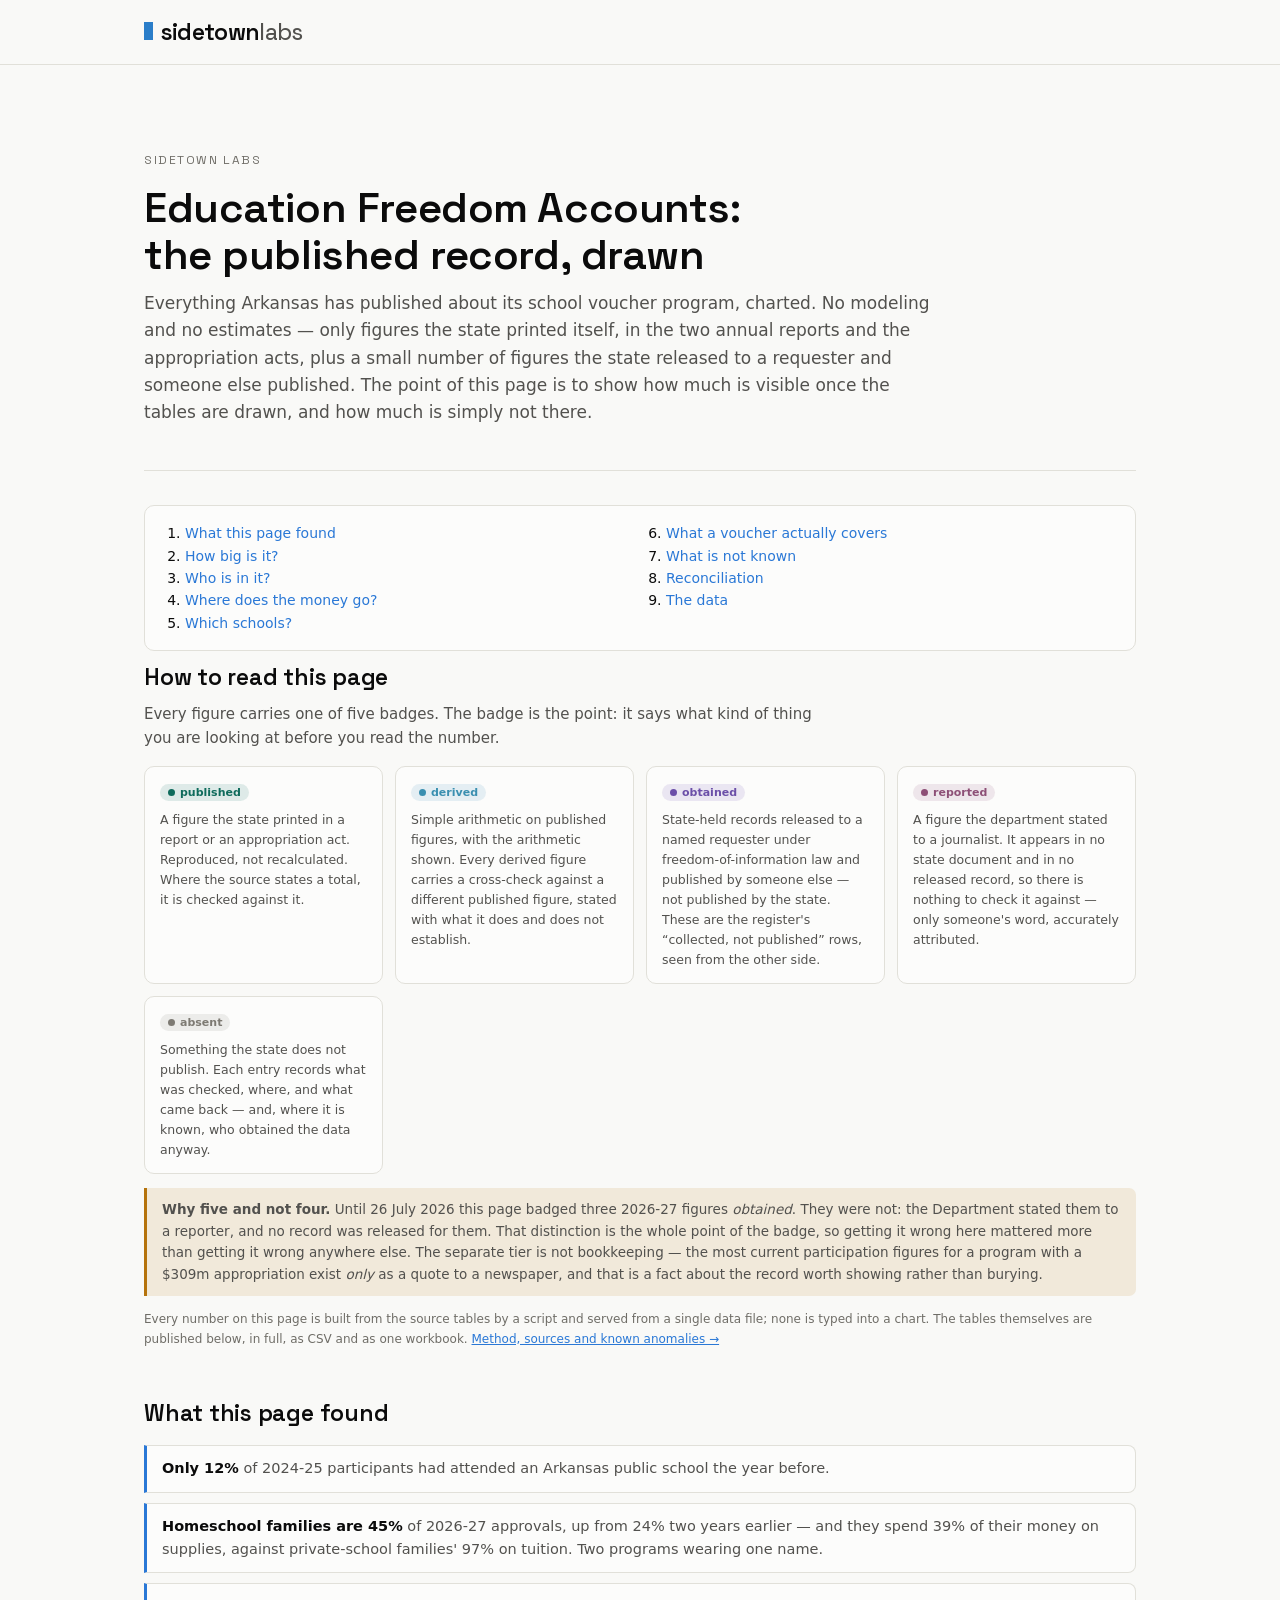
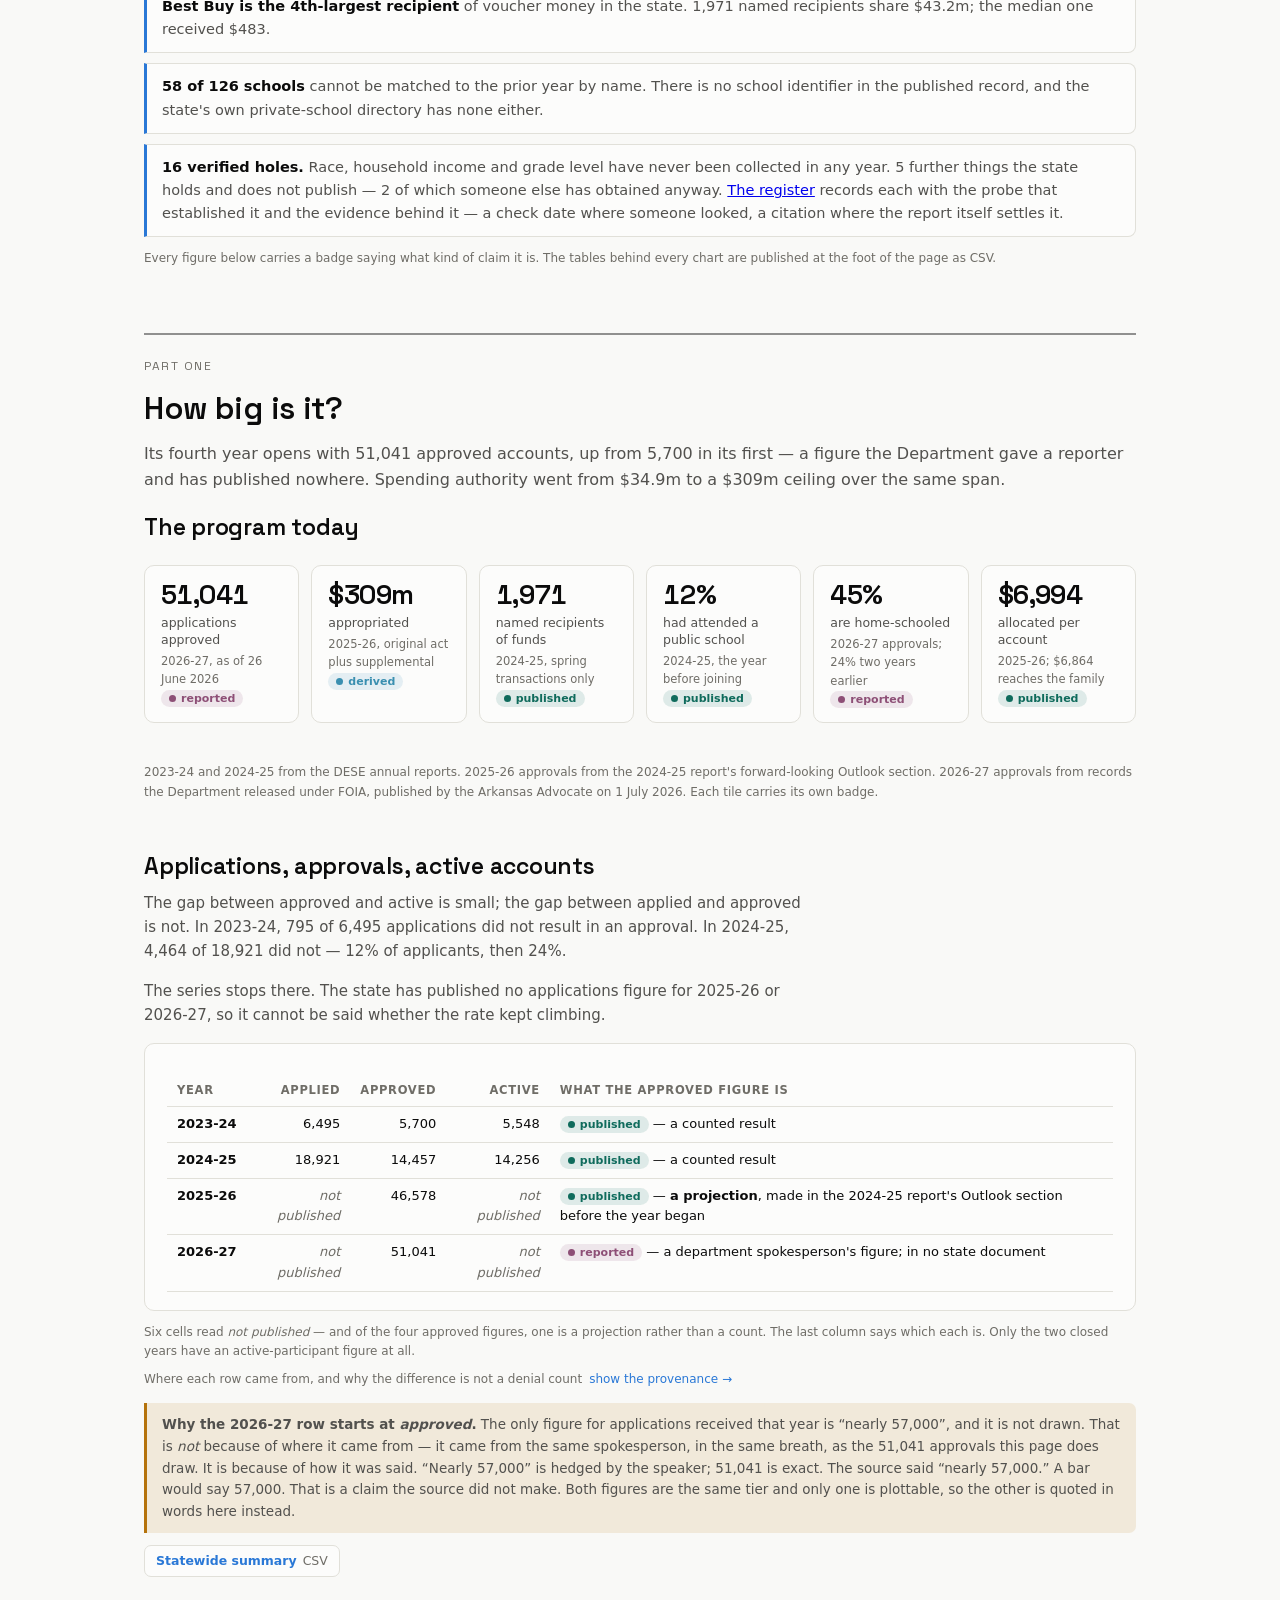
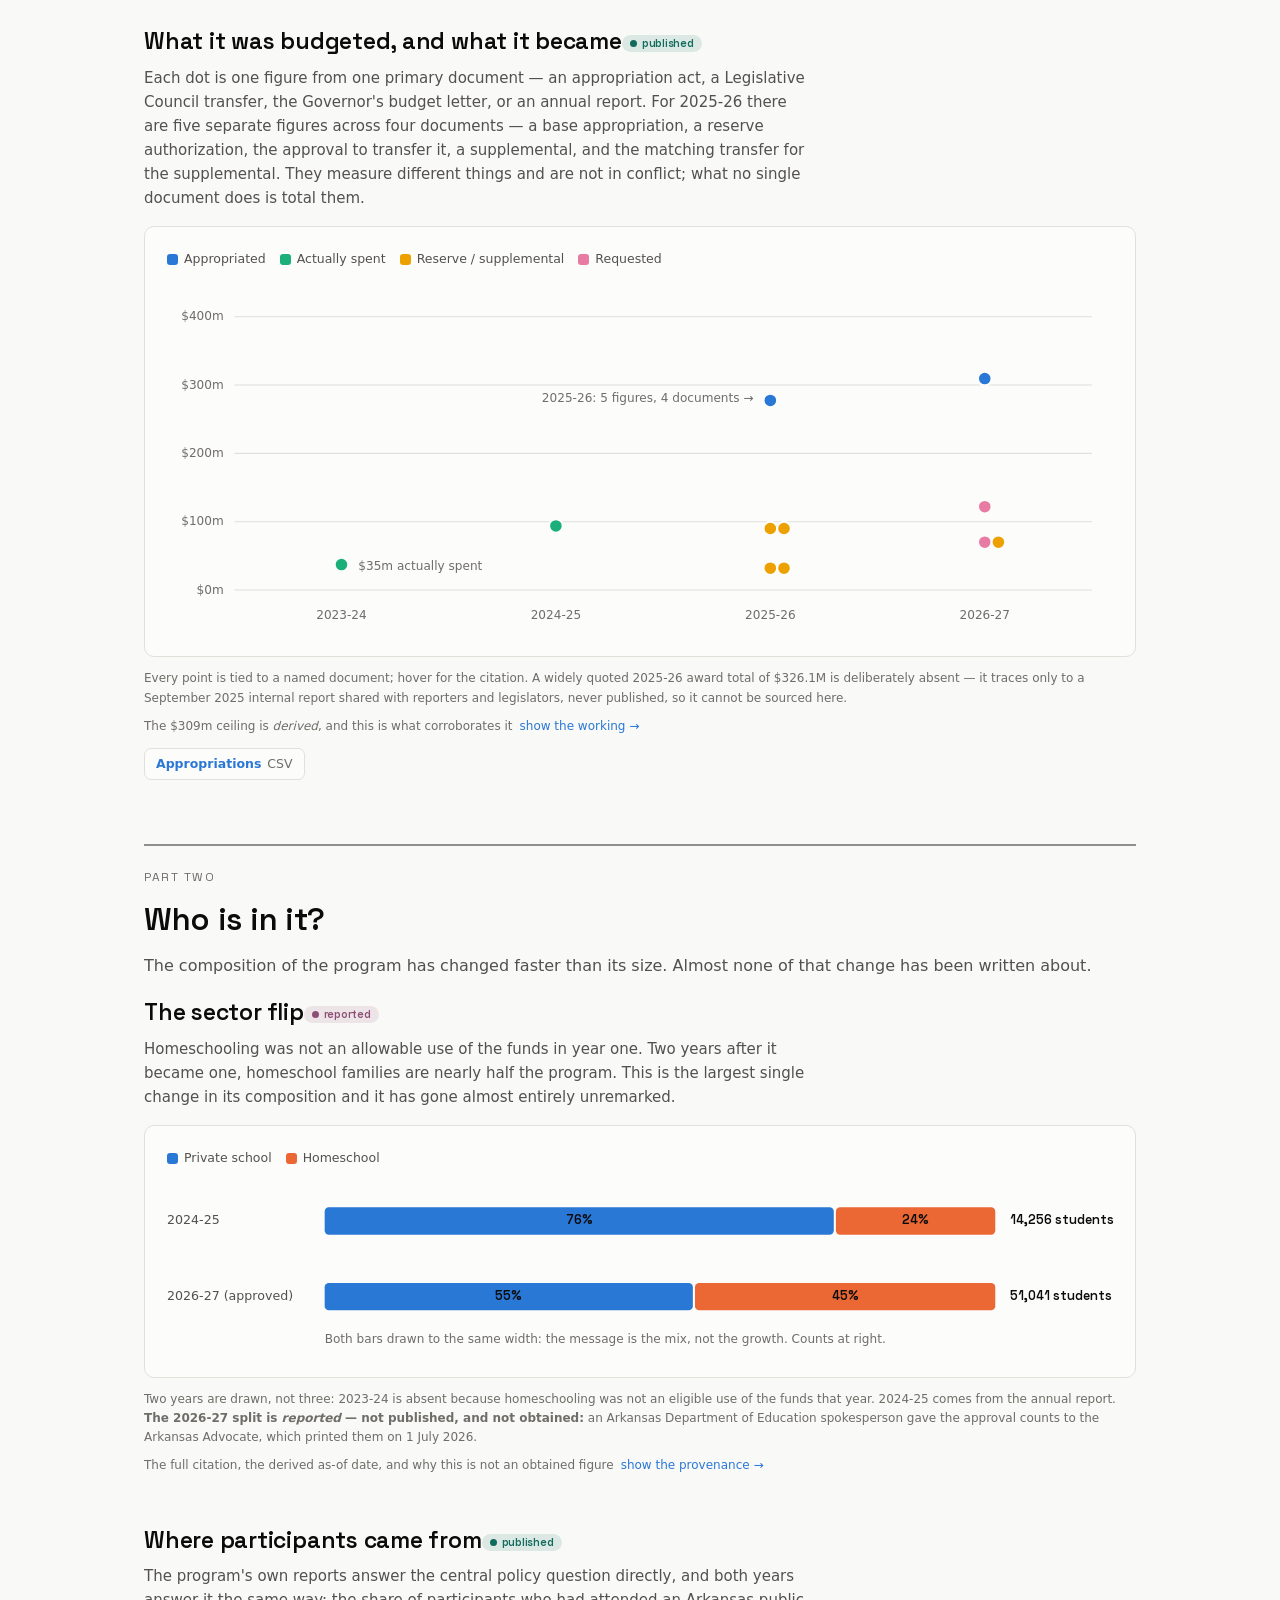
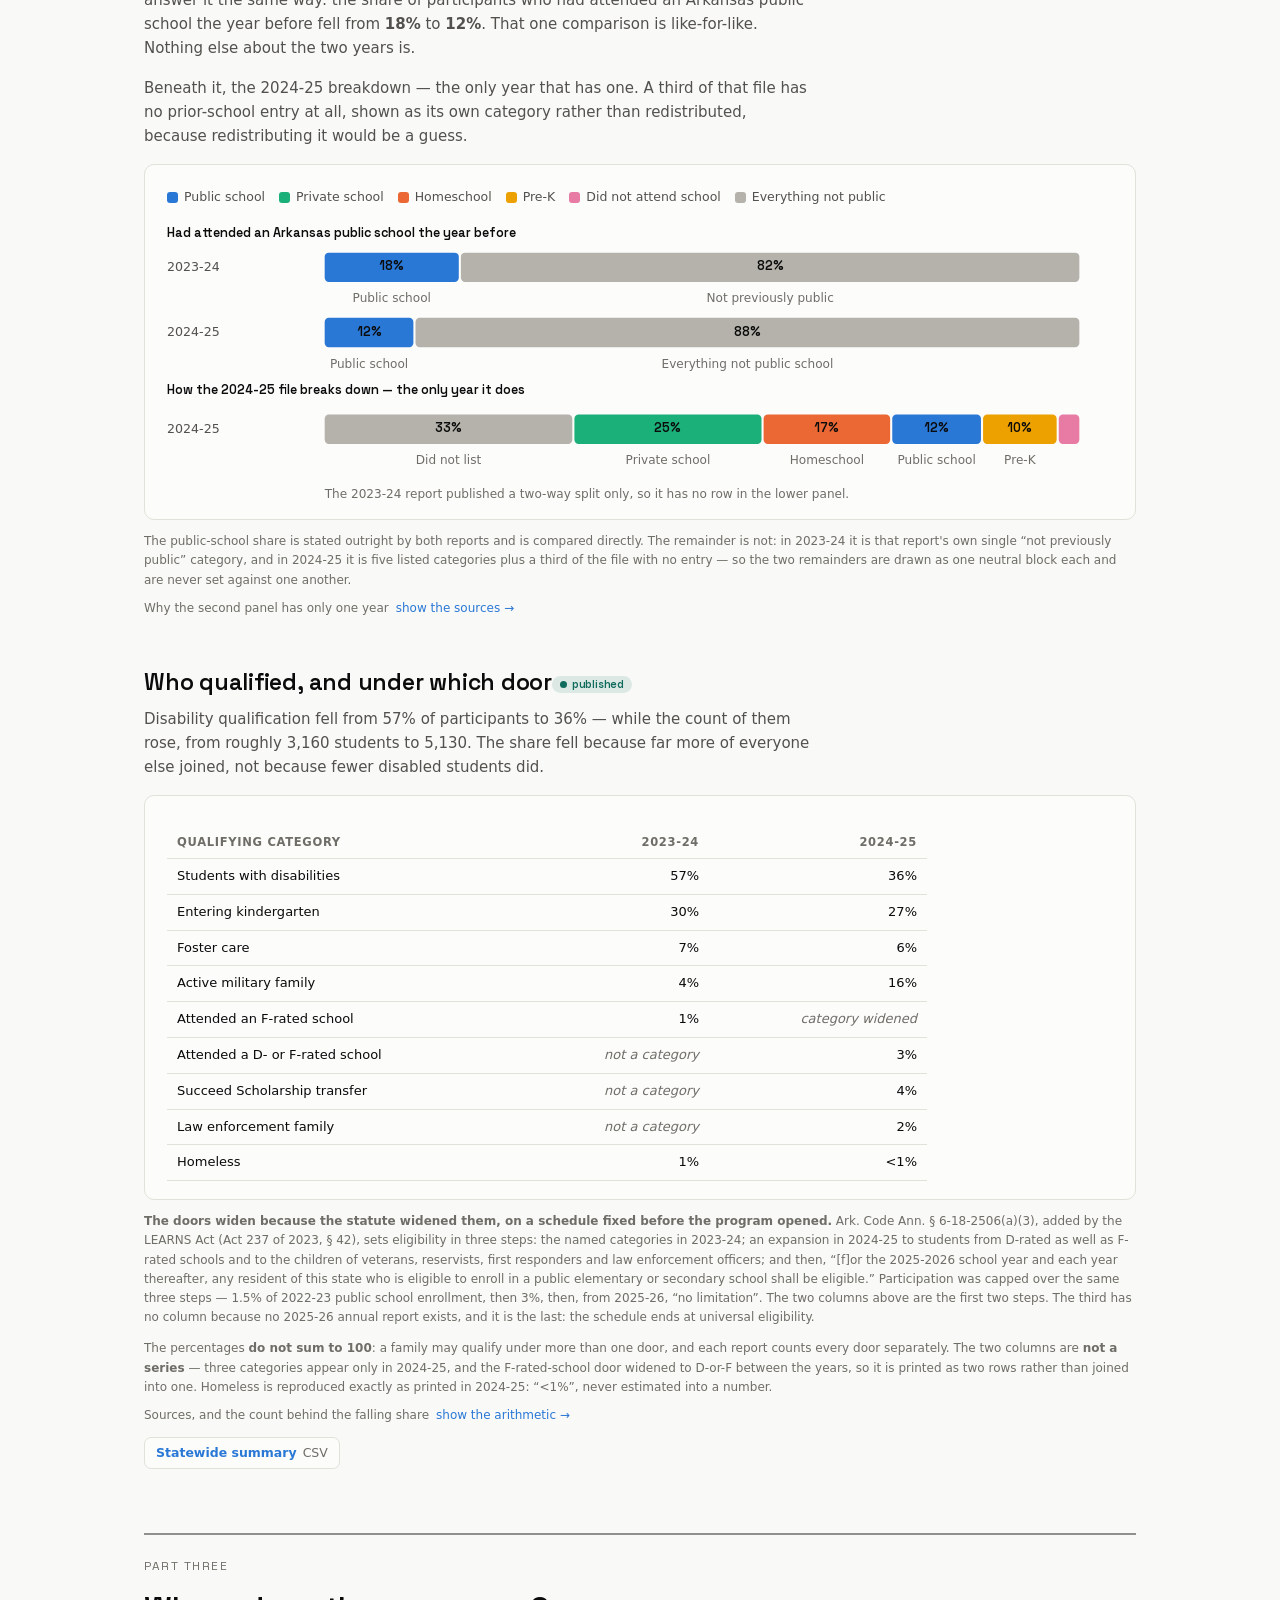
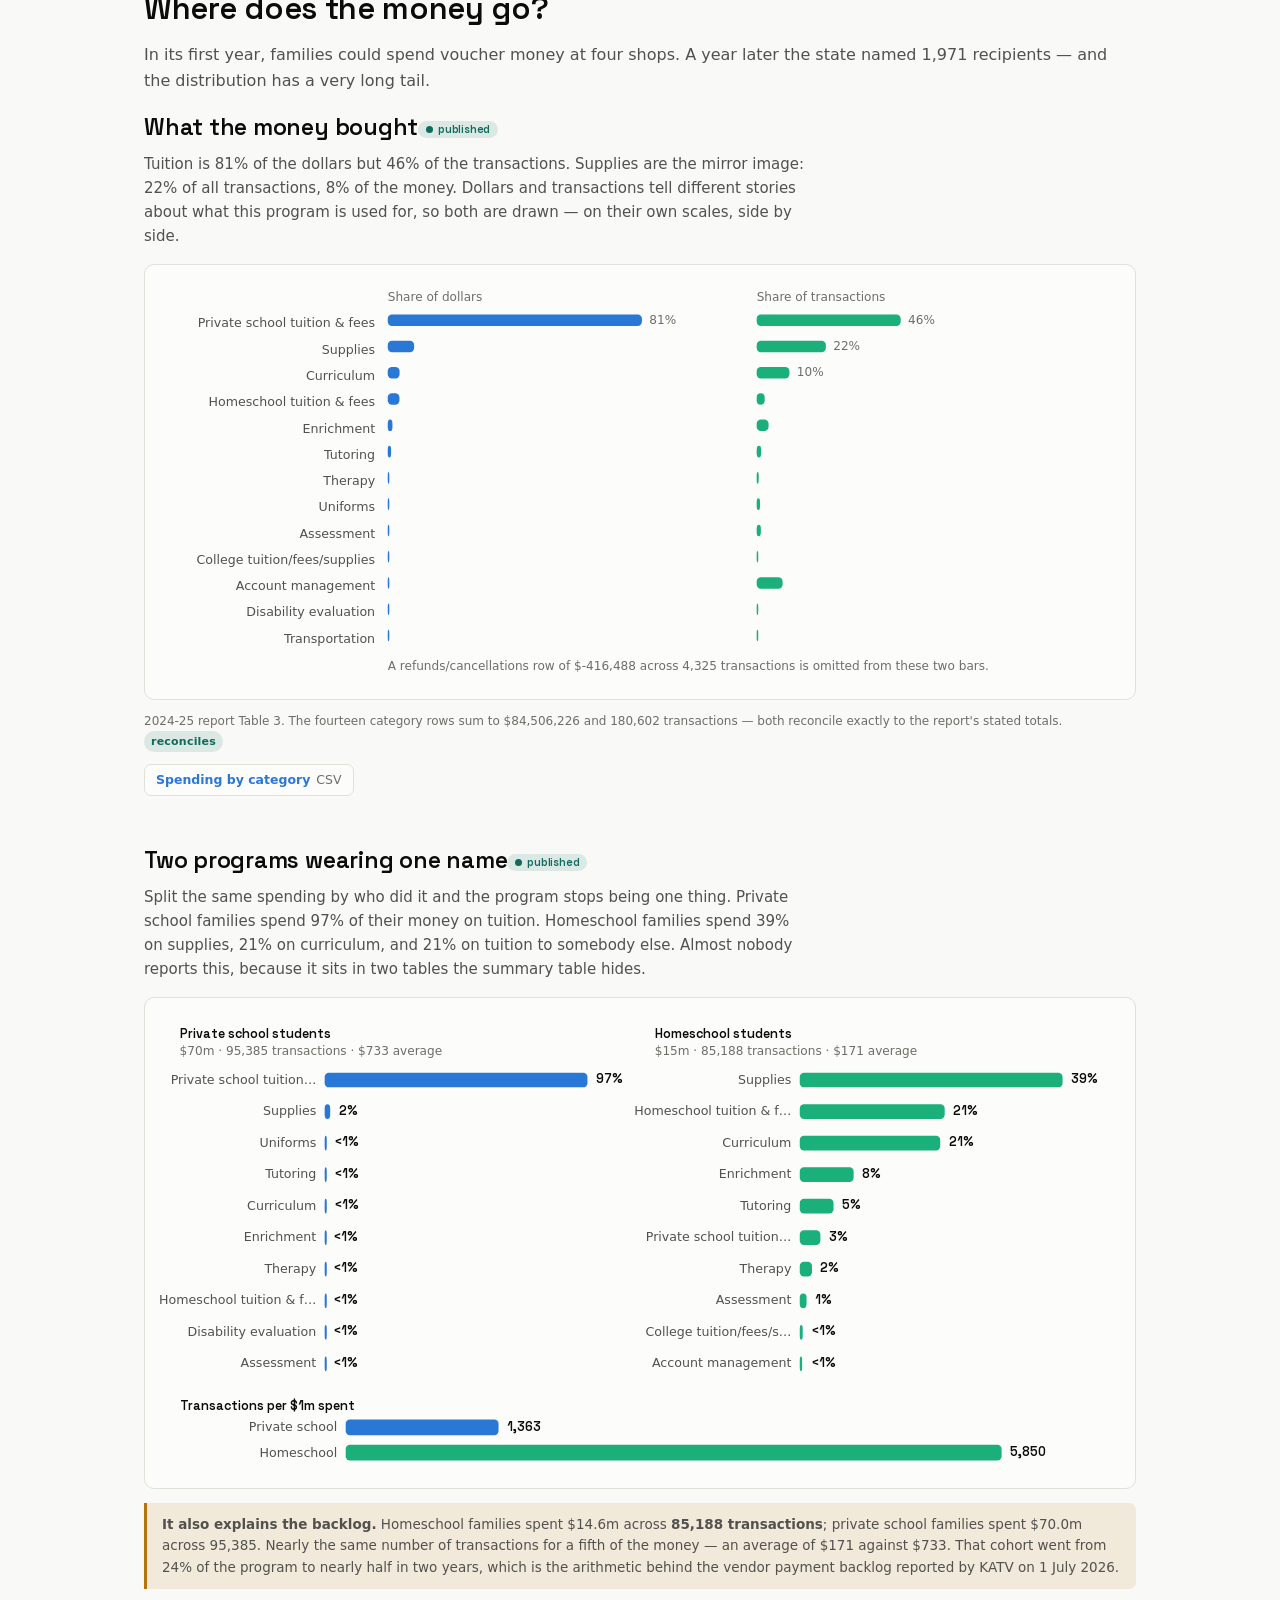
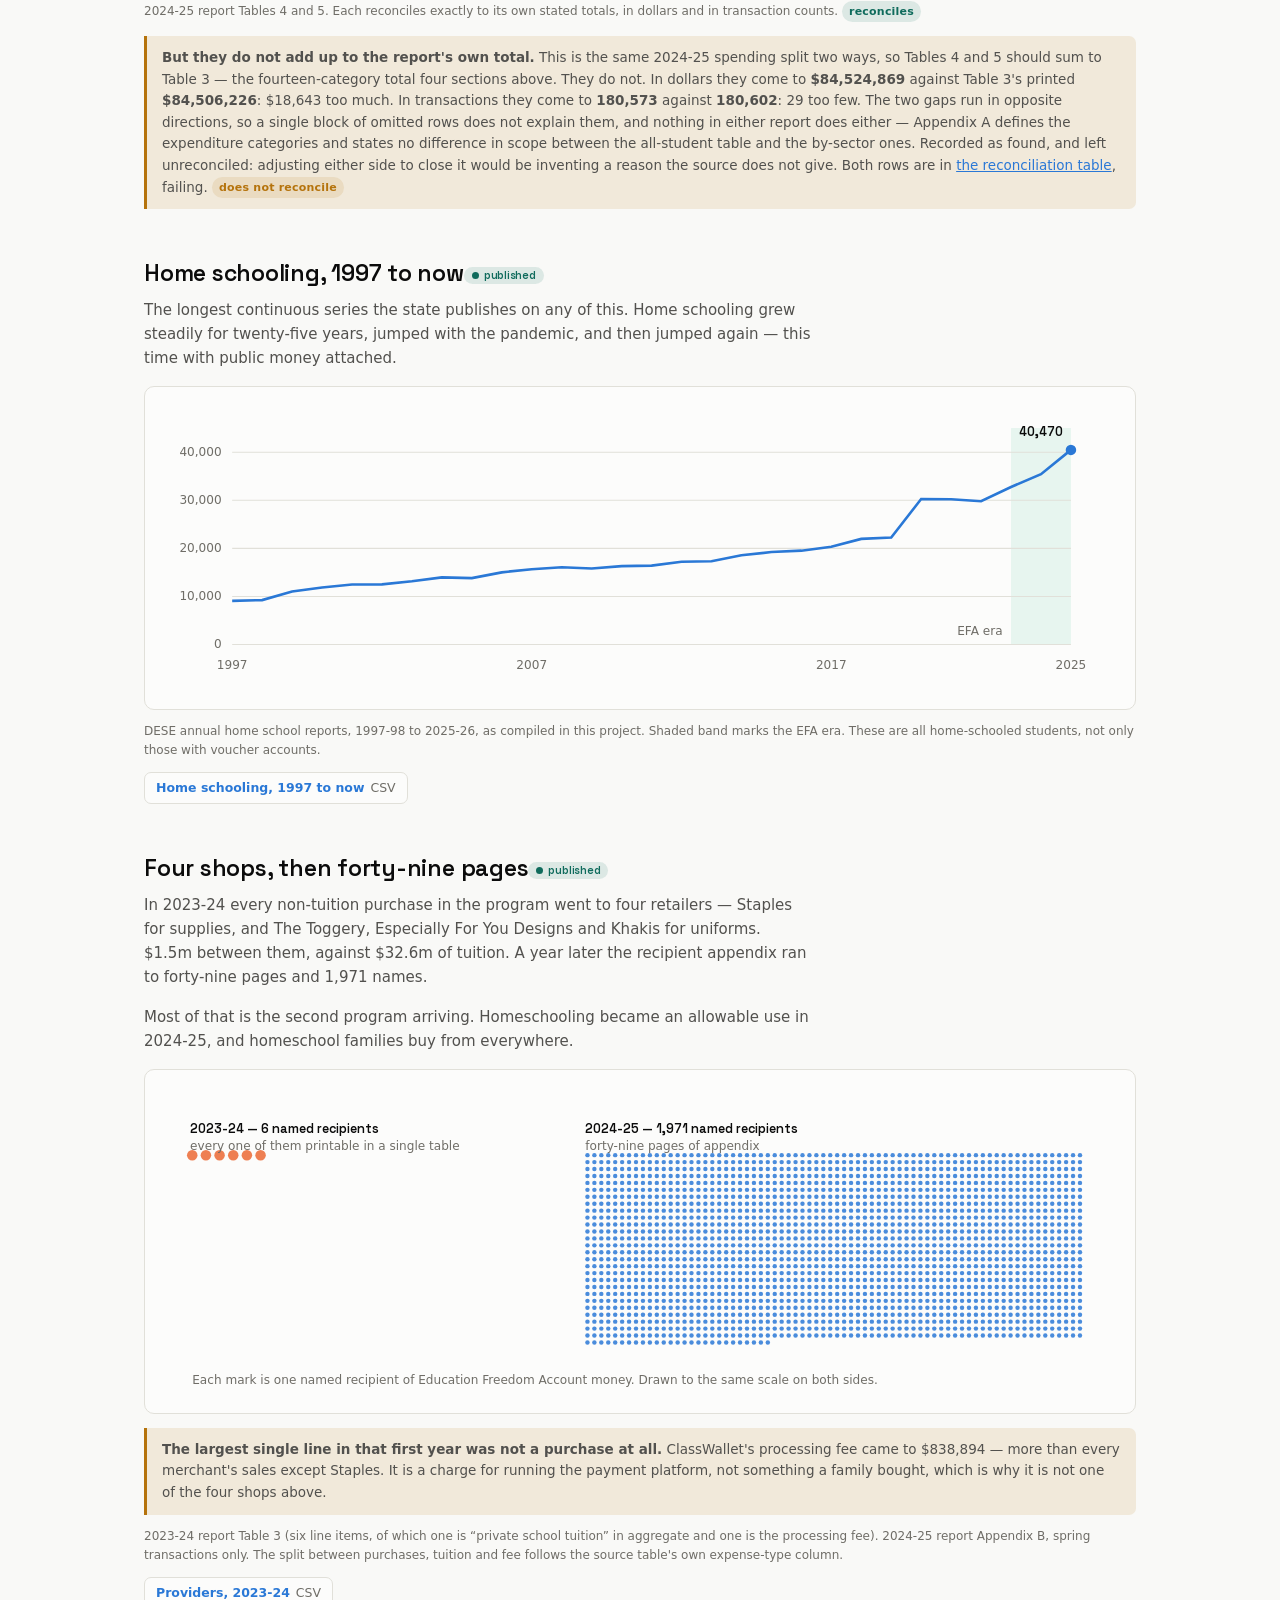
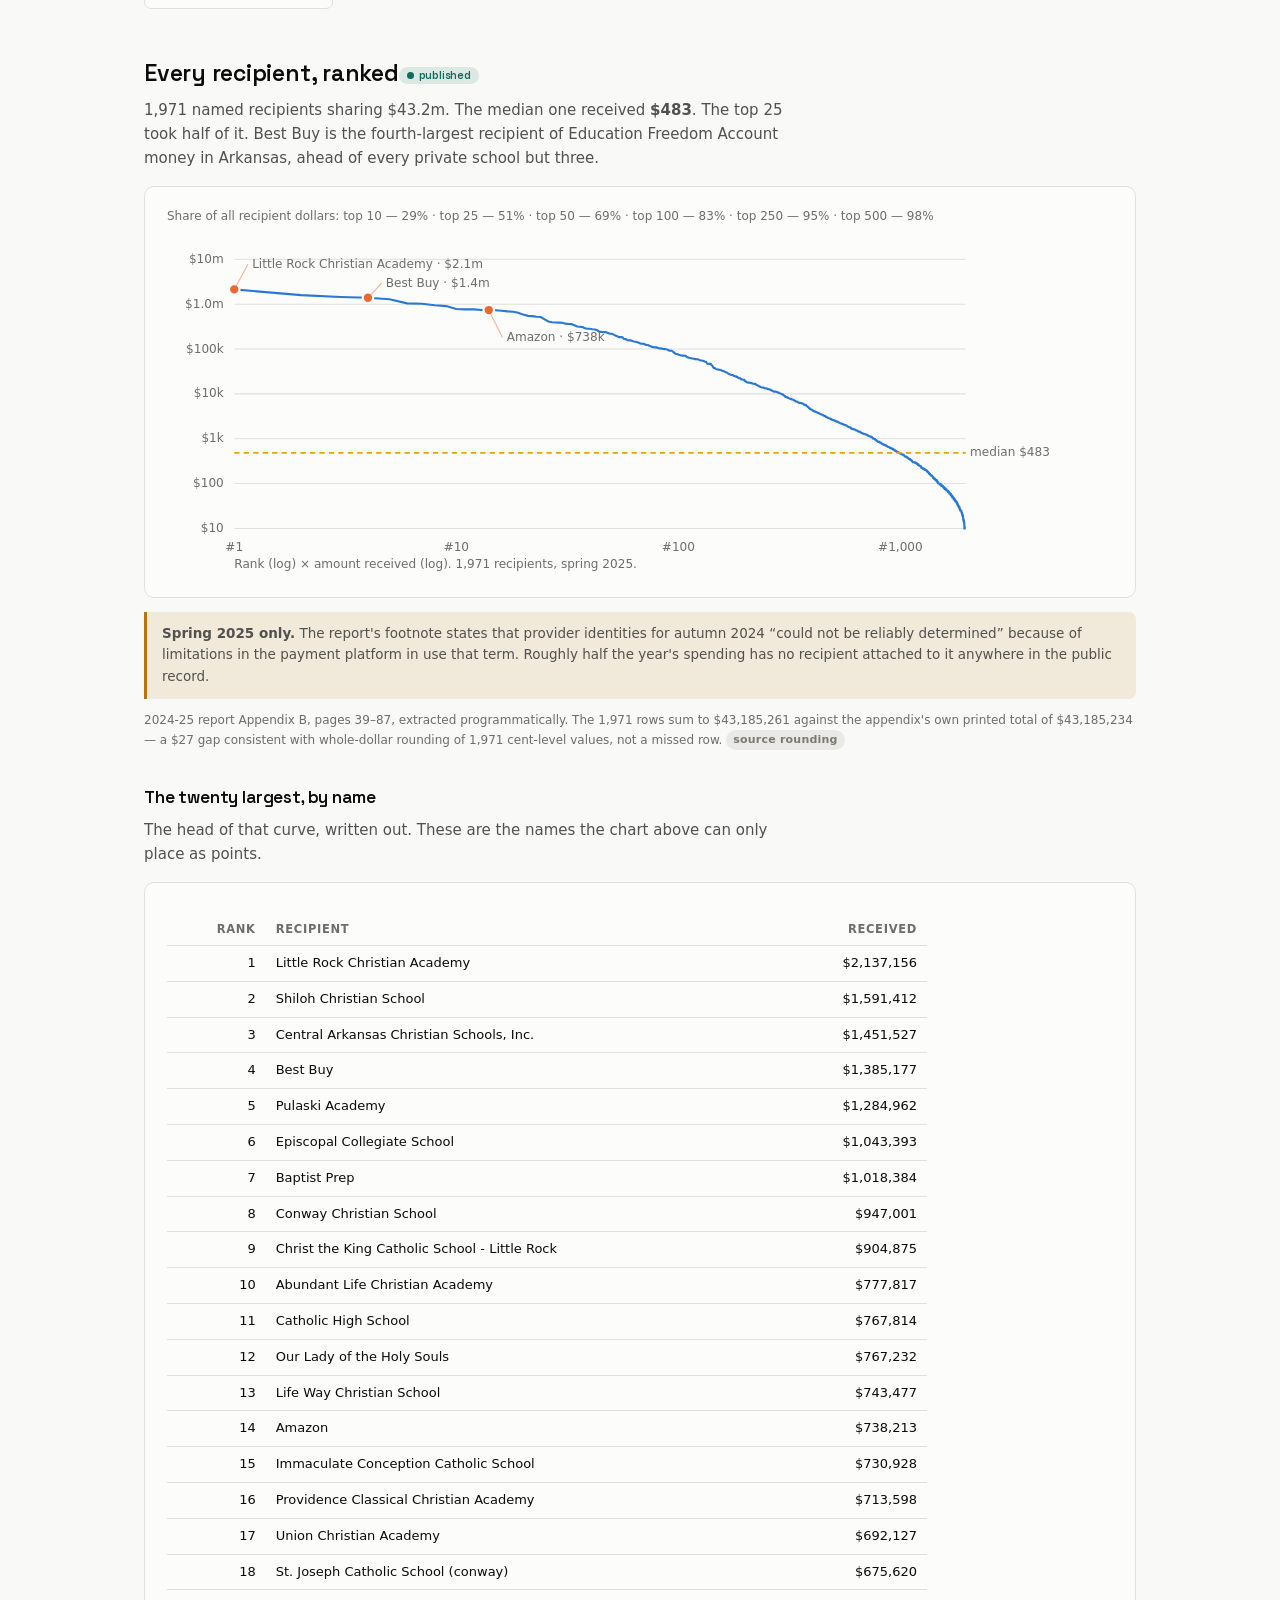
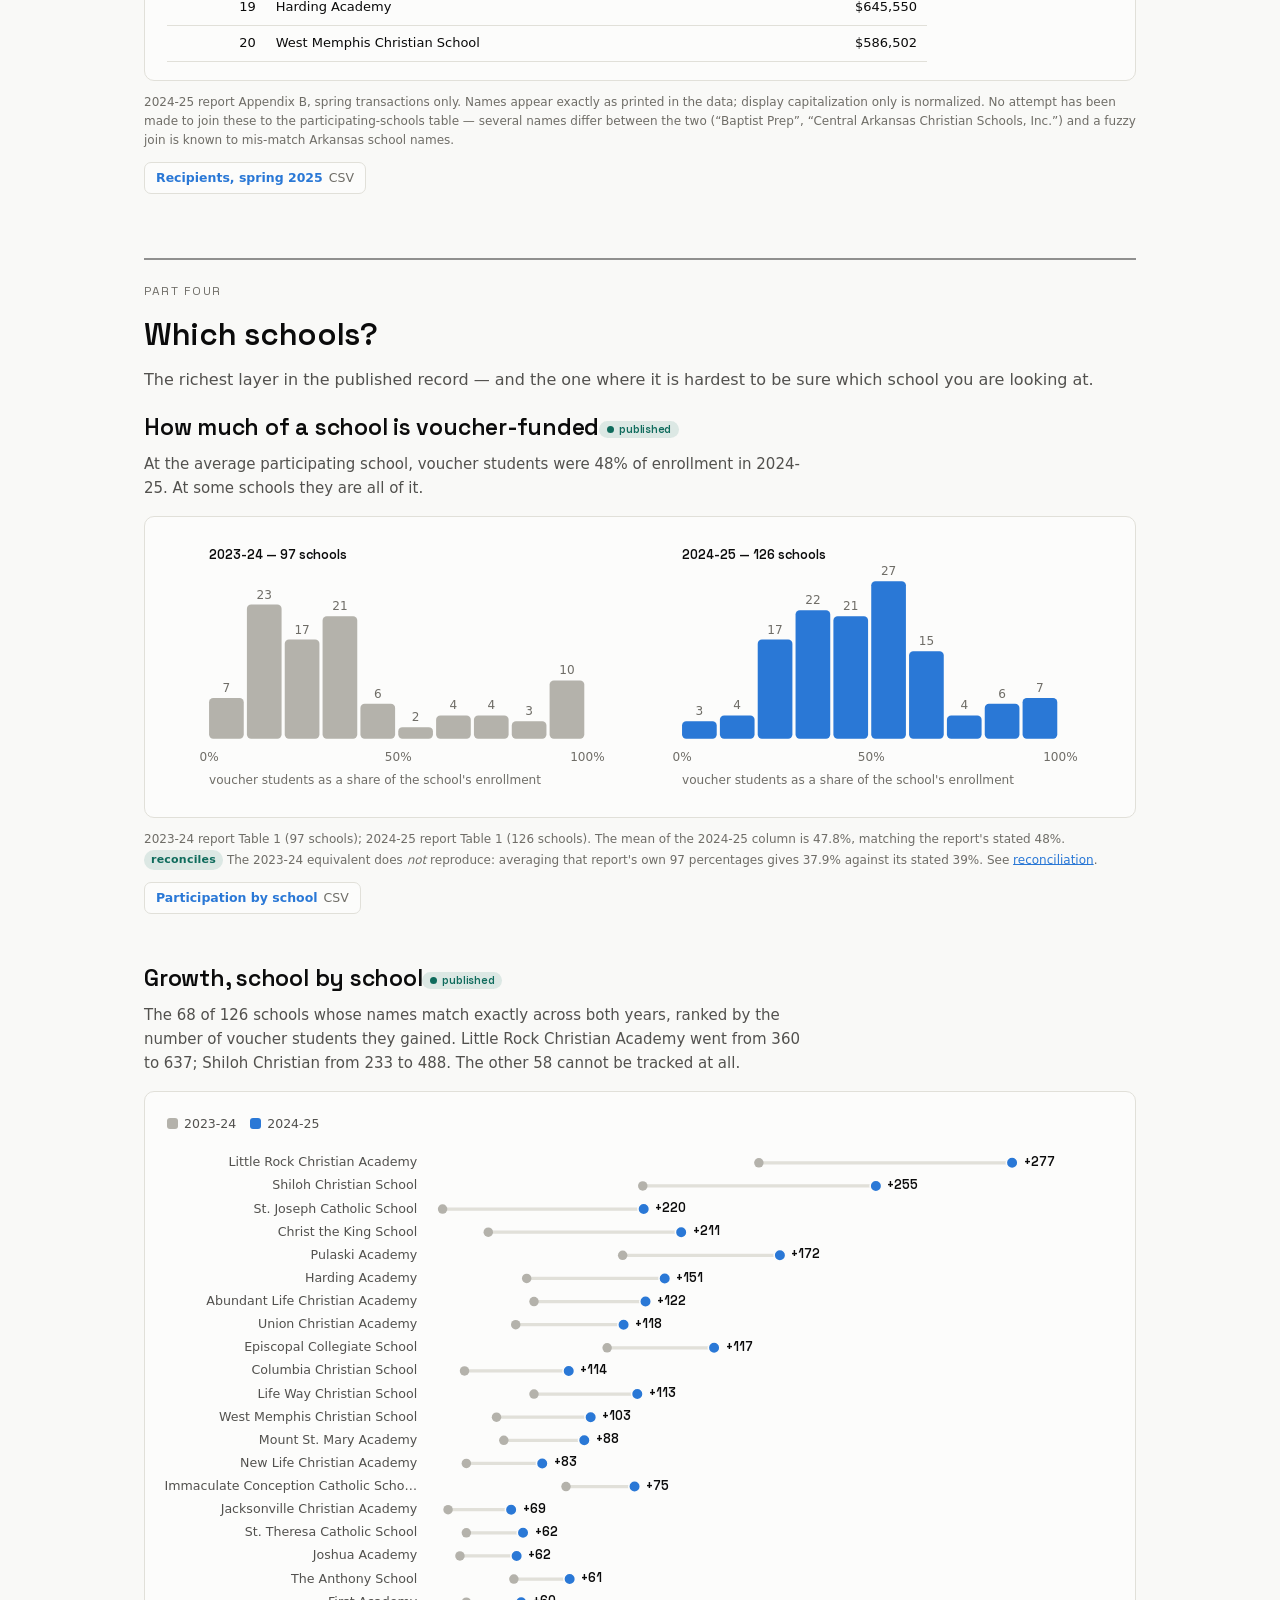
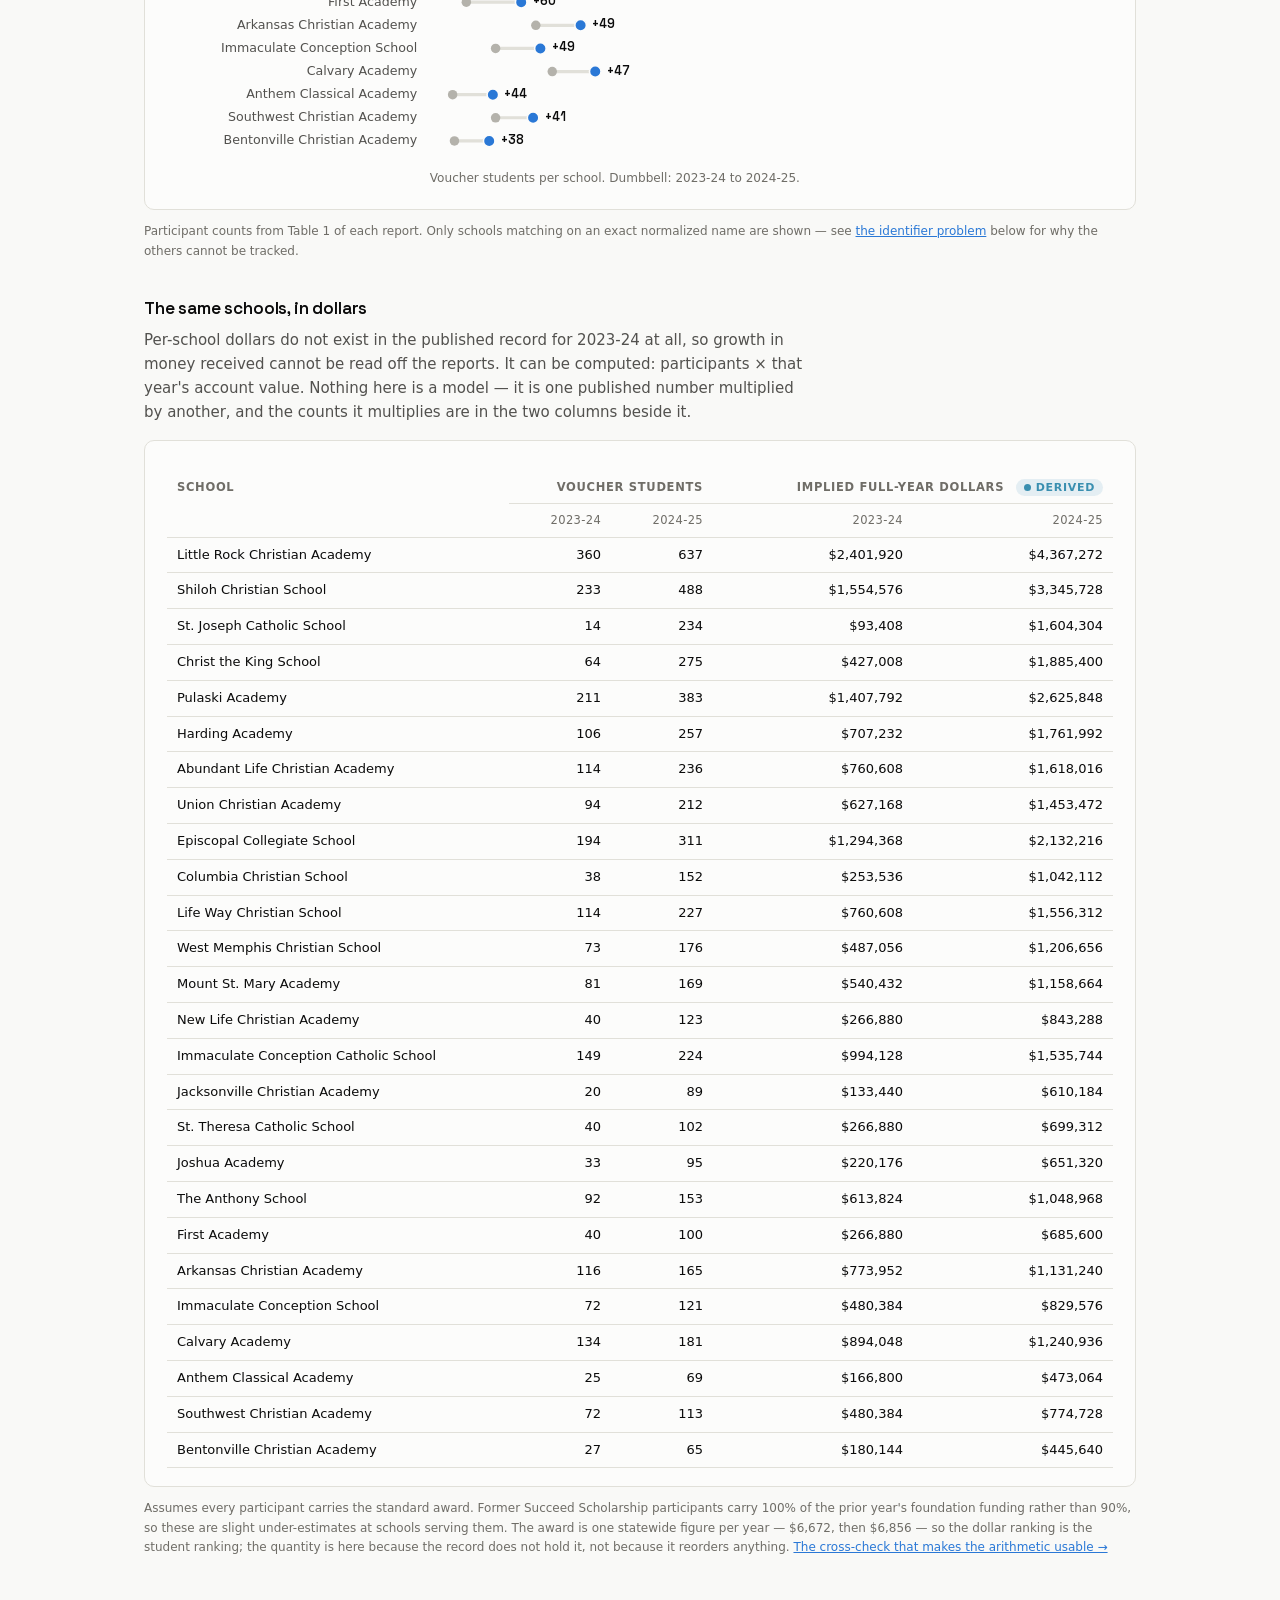
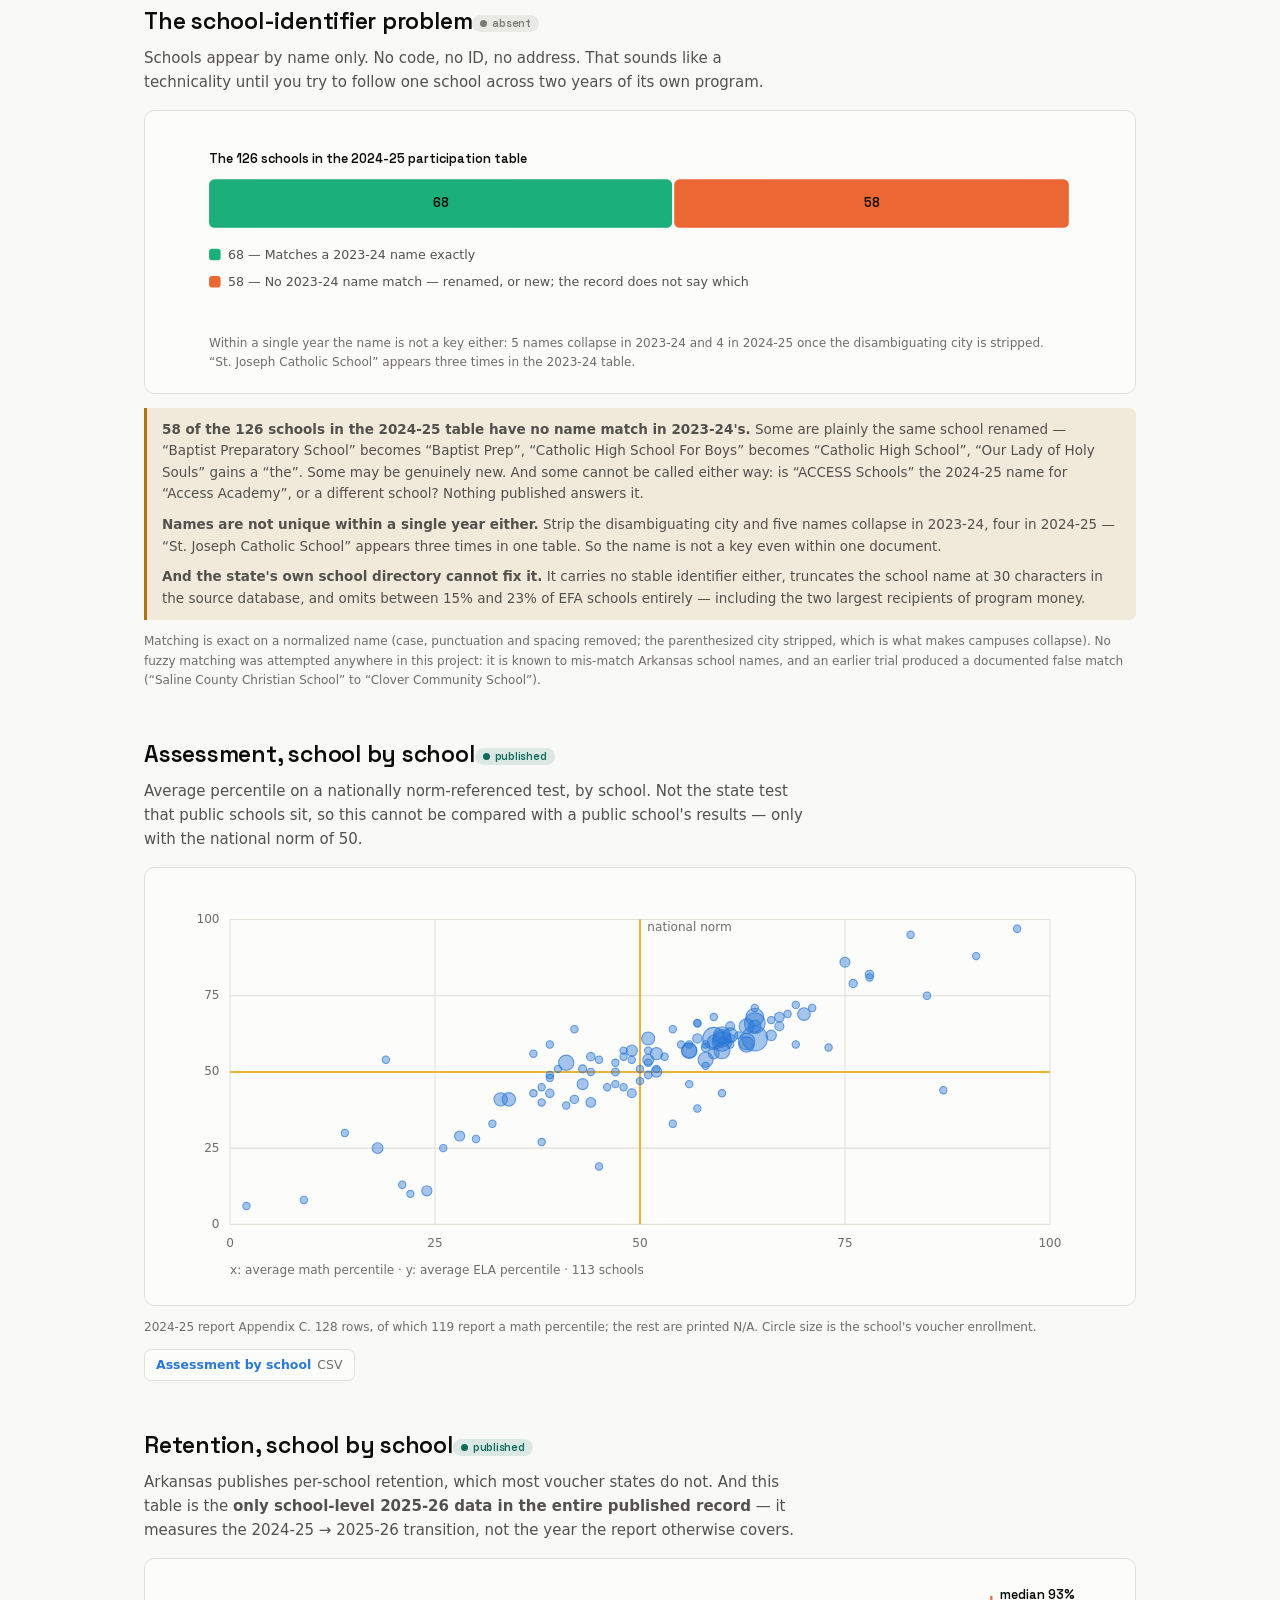
<file: index.html>
<!doctype html>
<html lang="en">
<head>
<meta charset="utf-8">
<meta name="viewport" content="width=device-width, initial-scale=1">
<title>Education Freedom Accounts — the published record, drawn</title>
<meta name="description" content="Everything Arkansas has published about its Education Freedom Account voucher program, charted from the state's own reports — with a verified register of what it does not publish.">
<link rel="canonical" href="https://arkansas-efa.sidetownlabs.com/">
<meta property="og:type" content="website">
<meta property="og:title" content="Education Freedom Accounts — the published record, drawn">
<meta property="og:description" content="Everything Arkansas has published about its school voucher program, charted. Every figure badged published, derived, obtained, reported or absent.">
<meta property="og:url" content="https://arkansas-efa.sidetownlabs.com/">
<meta property="og:image" content="https://arkansas-efa.sidetownlabs.com/og-image.png">
<meta name="twitter:card" content="summary_large_image">
<link rel="icon" type="image/svg+xml" href="favicon.svg">
<link rel="stylesheet" href="app.css">
</head>
<body>
<a class="skip-link" href="#main">Skip to content</a>

<header class="site-header">
  <div class="page-wide">
    <a class="wordmark" href="https://sidetownlabs.com/">
      <span class="caret" aria-hidden="true"></span><span class="st">sidetown</span><span class="lb">labs</span>
    </a>
  </div>
</header>

<div class="page-wide">
<main id="main" tabindex="-1">

<header class="masthead">
  <p class="kicker">Sidetown Labs</p>
  <h1>Education Freedom Accounts:<br>the published record, drawn</h1>
  <p class="lede">Everything Arkansas has published about its school voucher program, charted.
  No modeling and no estimates — only figures the state printed itself, in the two annual
  reports and the appropriation acts, plus a small number of figures the state released to a
  requester and someone else published. The point of this page is to show how much is visible
  once the tables are drawn, and how much is simply not there.</p>
</header>

<nav class="toc" aria-label="Contents">
  <ol>
    <li><a href="#findings">What this page found</a></li>
    <li><a href="#p1">How big is it?</a></li>
    <li><a href="#p2">Who is in it?</a></li>
    <li><a href="#p3">Where does the money go?</a></li>
    <li><a href="#p4">Which schools?</a></li>
    <li><a href="#tuition">What a voucher actually covers</a></li>
    <li><a href="#p5">What is not known</a></li>
    <li><a href="#recon">Reconciliation</a></li>
    <li><a href="#data">The data</a></li>
  </ol>
</nav>

<section id="howto">
  <h2>How to read this page</h2>
  <p>Every figure carries one of five badges. The badge is the point: it says what kind of thing
  you are looking at before you read the number.</p>
  <div class="howto">
    <div><span class="verify-badge" data-verify="published"><span class="verify-dot"></span>published</span>
      <p>A figure the state printed in a report or an appropriation act. Reproduced, not
      recalculated. Where the source states a total, it is checked against it.</p></div>
    <div><span class="verify-badge" data-verify="derived"><span class="verify-dot"></span>derived</span>
      <p>Simple arithmetic on published figures, with the arithmetic shown. Every derived figure
      carries a cross-check against a different published figure, stated with what it does and
      does not establish.</p></div>
    <div><span class="verify-badge" data-verify="obtained"><span class="verify-dot"></span>obtained</span>
      <p>State-held records released to a named requester under freedom-of-information law and
      published by someone else &mdash; not published by the state. These are the register's
      &ldquo;collected, not published&rdquo; rows, seen from the other side.</p></div>
    <div><span class="verify-badge" data-verify="reported"><span class="verify-dot"></span>reported</span>
      <p>A figure the department stated to a journalist. It appears in no state document and in
      no released record, so there is nothing to check it against &mdash; only someone's word,
      accurately attributed.</p></div>
    <div><span class="verify-badge" data-verify="absent"><span class="verify-dot"></span>absent</span>
      <p>Something the state does not publish. Each entry records what was checked, where, and
      what came back &mdash; and, where it is known, who obtained the data anyway.</p></div>
  </div>
  <div class="note"><p><strong>Why five and not four.</strong> Until 26 July 2026 this page
  badged three 2026-27 figures <em>obtained</em>. They were not: the Department stated them to a
  reporter, and no record was released for them. That distinction is the whole point of the
  badge, so getting it wrong here mattered more than getting it wrong anywhere else. The
  separate tier is not bookkeeping &mdash; the most current participation figures for a
  program with a $309m appropriation exist <em>only</em> as a quote to a newspaper, and that
  is a fact about the record worth showing rather than burying.</p></div>
  <p class="srcline" style="margin-top:14px">Every number on this page is built from the source
  tables by a script and served from a single data file; none is typed into a chart. The tables
  themselves are published below, in full, as CSV and as one workbook.
  <a href="methodology.html">Method, sources and known anomalies &rarr;</a></p>
</section>

<section id="findings">
  <h2>What this page found</h2>
  <div class="findings">
    <div><strong>Only 12%</strong> of 2024-25 participants had attended an Arkansas public school
      the year before.</div>
    <div><strong>Homeschool families are 45%</strong> of 2026-27 approvals, up from 24% two years
      earlier &mdash; and they spend 39% of their money on supplies, against private-school
      families' 97% on tuition. Two programs wearing one name.</div>
    <div><strong>Best Buy is the 4th-largest recipient</strong> of voucher money in the state.
      1,971 named recipients share $43.2m; the median one received $483.</div>
    <div><strong>58 of 126 schools</strong> cannot be matched to the prior year by name. There is
      no school identifier in the published record, and the state's own private-school directory
      has none either.</div>
    <div><strong><span data-count="holes">16</span> verified holes.</strong> Race, household
      income and grade level have never been collected in any year.
      <span data-count="withheld">5</span> further things the state holds and does not publish
      &mdash; <span data-count="obtained">2</span> of which someone else has obtained anyway.
      <a href="#ns">The register</a> records each with the probe that established it and the
      evidence behind it &mdash; a check date where someone looked, a citation where the report
      itself settles it.</div>
  </div>
  <p class="srcline">Every figure below carries a badge saying what kind of claim it is. The
  tables behind every chart are published at the foot of the page as CSV.</p>
</section>

<!-- ══ PART ONE ══════════════════════════════════════════════════════════ -->
<div class="part" id="p1"><p class="n">Part one</p><h2>How big is it?</h2>
<p>Its fourth year opens with <span data-efa="approved_2627">51,041</span> approved accounts, up
from <span data-efa="approved_first_year">5,700</span> in its first &mdash; a figure the Department
gave a reporter and has published nowhere. Spending authority went from
<span data-efa="spend_first_year">$34.9m</span> to a
<span data-efa="approp_ceiling">$309m</span> ceiling over the same span.</p></div>

<section id="scale">
  <h2>The program today</h2>
  <div class="hero-stats" id="kpis"></div>
  <p class="srcline">2023-24 and 2024-25 from the DESE annual reports. 2025-26 approvals from the
  2024-25 report's forward-looking Outlook section. 2026-27 approvals from records the Department
  released under FOIA, published by the Arkansas Advocate on 1 July 2026. Each tile carries its
  own badge.</p>
</section>

<section id="funnel">
  <h2>Applications, approvals, active accounts</h2>
  <p>The gap between approved and active is small; the gap between applied and approved is not.
  In 2023-24, <span data-efa="not_approved_34">795</span> of
  <span data-efa="applicants_34">6,495</span> applications did not result in an approval. In
  2024-25, <span data-efa="not_approved_35">4,464</span> of
  <span data-efa="applicants_35">18,921</span> did not &mdash;
  <span data-efa="pct_not_approved_34">12%</span> of applicants, then
  <span data-efa="pct_not_approved_35">24%</span>.</p>
  <p>The series stops there. The state has published no applications figure for 2025-26 or
  2026-27, so it cannot be said whether the rate kept climbing.</p>
  <div class="card"><div id="t-funnel"></div></div>
  <p class="srcline">Six cells read <em>not published</em> &mdash; and of the four approved
  figures, one is a projection rather than a count. The last column says which each is. Only the
  two closed years have an active-participant figure at all.</p>
  <details class="srcnote">
    <summary>Where each row came from, and why the difference is not a denial count<span
      class="hint hint-shut">show the provenance &rarr;</span><span class="hint hint-open">hide</span></summary>
    <p class="srcline">2023-24 and 2024-25 are published annual-report results. 2025-26 is
    published too, but in the 2024-25 report's forward-looking Outlook paragraph rather than as a
    result. 2026-27 is <em>reported</em>: the Department gave the number to the Arkansas Advocate,
    and it appears in no state document. Active-participant counts exist only for the two closed
    years. <strong>The state publishes applications received and applications approved, and does
    not label the difference between them</strong> &mdash; so this page does not call it a denial
    count. Some of those applications may have been withdrawn, duplicated or incomplete, and
    nothing published says which.</p>
  </details>
  <div class="note"><p><strong>Why the 2026-27 row starts at <em>approved</em>.</strong> The
  only figure for applications received that year is &ldquo;nearly 57,000&rdquo;, and it is not
  drawn. That is <em>not</em> because of where it came from &mdash; it came from the same
  spokesperson, in the same breath, as the 51,041 approvals this page does draw. It is because
  of how it was said. &ldquo;Nearly 57,000&rdquo; is hedged by the speaker; 51,041 is exact.
  The source said &ldquo;nearly 57,000.&rdquo; A bar would say 57,000. That is a claim the source
  did not make. Both figures are the same tier and only one is plottable, so the other
  is quoted in words here instead.</p></div>
  <div class="downloads" data-downloads="efa-statewide-summary.csv"></div>
</section>

<section id="money">
  <h2>What it was budgeted, and what it became<span class="verify-badge" data-verify="published"><span class="verify-dot"></span>published</span></h2>
  <p>Each dot is one figure from one primary document &mdash; an appropriation act, a Legislative
  Council transfer, the Governor's budget letter, or an annual report. For 2025-26 there are
  <span data-efa="money_figures_36">five</span> separate figures across
  <span data-efa="money_docs_36">four</span> documents &mdash; a base appropriation, a reserve
  authorization, the approval to transfer it, a supplemental, and the matching transfer for the
  supplemental. They measure different things and are not in conflict; what no single document
  does is total them.</p>
  <div class="card">
    <div class="legend">
      <span class="key"><i class="sw" style="background:var(--cat-1)"></i>Appropriated</span>
      <span class="key"><i class="sw" style="background:var(--cat-3)"></i>Actually spent</span>
      <span class="key"><i class="sw" style="background:var(--cat-7)"></i>Reserve / supplemental</span>
      <span class="key"><i class="sw" style="background:var(--cat-6)"></i>Requested</span>
    </div>
    <div id="c-money"></div>
  </div>
  <p class="srcline">Every point is tied to a named document; hover for the citation. A widely
  quoted 2025-26 award total of $326.1M is deliberately absent &mdash; it traces only to a
  September 2025 internal report shared with reporters and legislators, never published, so it
  cannot be sourced here.</p>
  <details class="srcnote">
    <summary>The $309m ceiling is <em>derived</em>, and this is what corroborates
      it<span class="hint hint-shut">show the working &rarr;</span><span
      class="hint hint-open">hide</span></summary>
    <p class="srcline">No single document prints it. It is the base appropriation
    (<span data-efa="approp_base_36">$277,487,318</span>, Act 1010 of 2025 &sect;&nbsp;24) plus the
    temporary increase the Legislative Council approved on 16 January 2026
    (<span data-efa="approp_supp_36">$32,000,000</span>, ALC-PEER Exhibit F.11 items A.1 and C.1),
    giving <span data-efa="approp_ceiling_exact">$309,487,318</span>. Both inputs are published and
    the addition is shown, which is what the <em>derived</em> badge means. The PEER exhibit itself
    lists only the $32,000,000; it never states the resulting ceiling.</p>
    <p class="srcline"><strong>The corroboration:</strong> the enacted <em>next</em> year's base
    appropriation &mdash; Act 156 of the 2026 Fiscal Session (HB1005), &sect;&nbsp;23 &mdash; is
    <span data-efa="approp_37_exact">$309,487,318</span>, the same figure to the dollar.</p>
    <p class="srcline"><strong>What that does and does not establish.</strong> It is
    <em>not</em> an independent verification of the arithmetic: the legislature appears to have set
    2026-27's base at the level 2025-26 finished on, so the two figures may be equal for a
    structural reason rather than because two sources arrived at it separately. What it does
    establish is that <span data-efa="approp_ceiling_exact">$309,487,318</span> is a figure the
    state itself has enacted for this program, and that the sum computed here matches the level the
    next appropriation was written to &mdash; which is the strongest claim the record supports, and
    weaker than the two cross-checks behind the implied per-school dollars.</p>
  </details>
  <div class="downloads" data-downloads="efa-appropriations.csv"></div>
</section>

<!-- ══ PART TWO ══════════════════════════════════════════════════════════ -->
<div class="part" id="p2"><p class="n">Part two</p><h2>Who is in it?</h2>
<p>The composition of the program has changed faster than its size. Almost none of that change
has been written about.</p></div>

<section id="sector">
  <h2>The sector flip<span class="verify-badge" data-verify="reported"><span class="verify-dot"></span>reported</span></h2>
  <p>Homeschooling was not an allowable use of the funds in year one. Two years after it became
  one, homeschool families are nearly half the program. This is the largest single change in
  its composition and it has gone almost entirely unremarked.</p>
  <div class="card">
    <div class="legend">
      <span class="key"><i class="sw" style="background:var(--cat-1)"></i>Private school</span>
      <span class="key"><i class="sw" style="background:var(--cat-2)"></i>Homeschool</span>
    </div>
    <div id="c-sector"></div>
  </div>
  <p class="srcline">Two years are drawn, not three: 2023-24 is absent because homeschooling was
  not an eligible use of the funds that year. 2024-25 comes from the annual report. <strong>The
  2026-27 split is <em>reported</em> &mdash; not published, and not obtained:</strong> an
  Arkansas Department of Education spokesperson gave the approval counts to the Arkansas
  Advocate, which printed them on 1 July 2026.</p>
  <details class="srcnote">
    <summary>The full citation, the derived as-of date, and why this is not an obtained
      figure<span class="hint hint-shut">show the provenance &rarr;</span><span
      class="hint hint-open">hide</span></summary>
    <p class="srcline">Antoinette Grajeda, &ldquo;Applications show gaps between Arkansas vouchers
    and private school tuition rates&rdquo;, Arkansas Advocate, 1 July 2026. No state document
    contains these counts and no record was released for them &mdash; the article's separate
    freedom-of-information request covered the
    <a href="#tuition">tuition and school-application material</a> further down this page, not
    these counts, and conflating the two would claim a receipt that does not exist. The counts are
    stated as of 26&nbsp;June&nbsp;2026, a date derived from the article's &ldquo;as of
    Friday&rdquo; and its publication date rather than stated outright. See
    <a href="#ns">the absence register</a> for why no state publication carries these.</p>
  </details>
</section>

<section id="prior">
  <h2>Where participants came from<span class="verify-badge" data-verify="published"><span class="verify-dot"></span>published</span></h2>
  <p>The program's own reports answer the central policy question directly, and both years answer
  it the same way: the share of participants who had attended an Arkansas public school the year
  before fell from <strong>18%</strong> to <strong>12%</strong>. That one comparison is
  like-for-like. Nothing else about the two years is.</p>
  <p>Beneath it, the 2024-25 breakdown &mdash; the only year that has one. A third of that file
  has no prior-school entry at all, shown as its own category rather than redistributed, because
  redistributing it would be a guess.</p>
  <div class="card">
    <div class="legend">
      <span class="key"><i class="sw" style="background:var(--cat-1)"></i>Public school</span>
      <span class="key"><i class="sw" style="background:var(--cat-3)"></i>Private school</span>
      <span class="key"><i class="sw" style="background:var(--cat-2)"></i>Homeschool</span>
      <span class="key"><i class="sw" style="background:var(--cat-7)"></i>Pre-K</span>
      <span class="key"><i class="sw" style="background:var(--cat-6)"></i>Did not attend school</span>
      <span class="key"><i class="sw" style="background:var(--neutral)"></i>Everything not public</span>
    </div>
    <div id="c-prior"></div>
  </div>
  <p class="srcline">The public-school share is stated outright by both reports and is compared
  directly. The remainder is not: in 2023-24 it is that report's own single &ldquo;not previously
  public&rdquo; category, and in 2024-25 it is five listed categories plus a third of the file
  with no entry &mdash; so the two remainders are drawn as one neutral block each and are never
  set against one another.</p>
  <details class="srcnote">
    <summary>Why the second panel has only one year<span class="hint hint-shut">show the
      sources &rarr;</span><span class="hint hint-open">hide</span></summary>
    <p class="srcline">2023-24 report Figure 3; 2024-25 report Figure 4. The 2023-24 report
    published a two-way split only &mdash; public, and not public &mdash; so there is no
    2023-24 row to put beside the six categories. The earlier version of this section drew both
    years against a six-part legend and captioned them &ldquo;not directly comparable&rdquo;,
    which discarded the one comparison the reports do support while inviting five that they do
    not.</p>
  </details>
</section>

<section id="elig">
  <h2>Who qualified, and under which door<span class="verify-badge" data-verify="published"><span class="verify-dot"></span>published</span></h2>
  <p>Disability qualification fell from <span data-efa="elig_disability_34">57%</span> of
  participants to <span data-efa="elig_disability_35">36%</span> &mdash; while the count of them
  rose, from roughly <span data-efa="disability_students_34">3,160</span> students to
  <span data-efa="disability_students_35">5,130</span>. The share fell because far more of
  everyone else joined, not because fewer disabled students did.</p>
  <div class="card"><div id="t-elig"></div></div>
  <p class="srcline"><strong>The doors widen because the statute widened them, on a schedule
  fixed before the program opened.</strong> Ark. Code Ann. &sect;&nbsp;6-18-2506(a)(3), added by
  the LEARNS Act (Act 237 of 2023, &sect;&nbsp;42), sets eligibility in three steps: the named
  categories in 2023-24; an expansion in 2024-25 to students from D-rated as well as F-rated
  schools and to the children of veterans, reservists, first responders and law enforcement
  officers; and then, &ldquo;[f]or the 2025-2026 school year and each year thereafter, any
  resident of this state who is eligible to enroll in a public elementary or secondary school
  shall be eligible.&rdquo; Participation was capped over the same three steps &mdash; 1.5% of
  2022-23 public school enrollment, then 3%, then, from 2025-26, &ldquo;no limitation&rdquo;. The
  two columns above are the first two steps. The third has no column because no 2025-26 annual
  report exists, and it is the last: the schedule ends at universal eligibility.</p>
  <p class="srcline">The percentages <strong>do not sum to 100</strong>: a family may qualify
  under more than one door, and each report counts every door separately. The two columns are
  <strong>not a series</strong> &mdash; three categories appear only in 2024-25, and the
  F-rated-school door widened to D-or-F between the years, so it is printed as two rows rather
  than joined into one. Homeless is reproduced exactly as printed in 2024-25:
  &ldquo;&lt;1%&rdquo;, never estimated into a number.</p>
  <details class="srcnote">
    <summary>Sources, and the count behind the falling share<span class="hint hint-shut">show the
      arithmetic &rarr;</span><span class="hint hint-open">hide</span></summary>
    <p class="srcline">2023-24 report Figure 2; 2024-25 report Figure 2. The reports publish the
    share only, so the student counts in the paragraph above are that share applied to the year's
    active participants and rounded to the nearest ten &mdash; which is why they are given as
    &ldquo;roughly&rdquo;. The phase-in is quoted from Act 237 of 2023 as enrolled, read from the
    General Assembly's own document server, and checked against &sect;&nbsp;6-18-2506 as codified;
    the three-step structure and the 2025-26 universal clause are identical in both. What the
    reports print and what the statute schedules are still kept apart here: the columns are the
    reports' figures, and the statute explains why the list of categories is not the same list
    twice.</p>
  </details>
  <div class="downloads" data-downloads="efa-statewide-summary.csv"></div>
</section>

<!-- ══ PART THREE ════════════════════════════════════════════════════════ -->
<div class="part" id="p3"><p class="n">Part three</p><h2>Where does the money go?</h2>
<p>In its first year, families could spend voucher money at <span data-efa="shops_34">four</span>
shops. A year later the state named <span data-efa="recipients_n">1,971</span> recipients &mdash;
and the distribution has a very long tail.</p></div>

<section id="cats">
  <h2>What the money bought<span class="verify-badge" data-verify="published"><span class="verify-dot"></span>published</span></h2>
  <p>Tuition is 81% of the dollars but 46% of the transactions. Supplies are the mirror image:
  22% of all transactions, 8% of the money. Dollars and transactions tell different stories about
  what this program is used for, so both are drawn &mdash; on their own scales, side by side.</p>
  <div class="card"><div id="c-cats"></div></div>
  <p class="srcline">2024-25 report Table 3. The fourteen category rows sum to $84,506,226 and
  180,602 transactions &mdash; both reconcile exactly to the report's stated totals.
  <span class="pill exact">reconciles</span></p>
  <div class="downloads" data-downloads="efa-spending-by-category.csv"></div>
</section>

<section id="twoprog">
  <h2>Two programs wearing one name<span class="verify-badge" data-verify="published"><span class="verify-dot"></span>published</span></h2>
  <p>Split the same spending by who did it and the program stops being one thing. Private
  school families spend 97% of their money on tuition. Homeschool families spend 39% on supplies,
  21% on curriculum, and 21% on tuition to somebody else. Almost nobody reports this, because it
  sits in two tables the summary table hides.</p>
  <div class="card"><div id="c-twoprog"></div></div>
  <div class="note"><p><strong>It also explains the backlog.</strong> Homeschool families spent
  $14.6m across <strong>85,188 transactions</strong>; private school families spent $70.0m across
  95,385. Nearly the same number of transactions for a fifth of the money &mdash; an average of
  $171 against $733. That cohort went from 24% of the program to nearly half in two years,
  which is the arithmetic behind the vendor payment backlog reported by KATV on 1 July 2026.</p></div>
  <p class="srcline">2024-25 report Tables 4 and 5. Each reconciles exactly to its own stated
  totals, in dollars and in transaction counts. <span class="pill exact">reconciles</span></p>
  <div class="note"><p><strong>But they do not add up to the report's own total.</strong> This is
  the same 2024-25 spending split two ways, so Tables 4 and 5 should sum to Table 3 &mdash; the
  fourteen-category total four sections above. They do not. In dollars they come to
  <strong>$84,524,869</strong> against Table 3's printed <strong>$84,506,226</strong>: $18,643
  too much. In transactions they come to <strong>180,573</strong> against
  <strong>180,602</strong>: 29 too few. The two gaps run in opposite directions, so a single
  block of omitted rows does not explain them, and nothing in either report does either &mdash;
  Appendix A defines the expenditure categories and states no difference in scope between the
  all-student table and the by-sector ones. Recorded as found, and left unreconciled: adjusting
  either side to close it would be inventing a reason the source does not give. Both rows are in
  <a href="#recon">the reconciliation table</a>, failing.
  <span class="pill prelim">does not reconcile</span></p></div>
</section>

<section id="hs">
  <h2>Home schooling, 1997 to now<span class="verify-badge" data-verify="published"><span class="verify-dot"></span>published</span></h2>
  <p>The longest continuous series the state publishes on any of this. Home schooling grew
  steadily for twenty-five years, jumped with the pandemic, and then jumped again &mdash; this
  time with public money attached.</p>
  <div class="card"><div id="c-hs"></div></div>
  <p class="srcline">DESE annual home school reports, 1997-98 to 2025-26, as compiled in this
  project. Shaded band marks the EFA era. These are all home-schooled students, not only those
  with voucher accounts.</p>
  <div class="downloads" data-downloads="efa-homeschool-series.csv"></div>
</section>

<section id="explosion">
  <h2>Four shops, then forty-nine pages<span class="verify-badge" data-verify="published"><span class="verify-dot"></span>published</span></h2>
  <p>In 2023-24 every non-tuition purchase in the program went to
  <span data-efa="shops_34">four</span> retailers &mdash; Staples for supplies, and The Toggery,
  Especially For You Designs and Khakis for uniforms.
  <span data-efa="shops_total_34">$1.5m</span> between them, against
  <span data-efa="tuition_total_34">$32.6m</span> of tuition. A year later the recipient appendix
  ran to forty-nine pages and <span data-efa="recipients_n">1,971</span> names.</p>
  <p>Most of that is the second program arriving. Homeschooling became an allowable use in
  2024-25, and homeschool families buy from everywhere.</p>
  <div class="card"><div id="c-explosion"></div></div>
  <div class="note"><p><strong>The largest single line in that first year was not a purchase at
  all.</strong> ClassWallet's processing fee came to
  <span data-efa="processing_fee_34">$838,894</span> &mdash; more than every merchant's sales
  except <span data-efa="largest_shop_34">Staples</span>. It is a charge for running the payment
  platform, not something a family bought, which is why it is not one of the
  <span data-efa="shops_34">four</span> shops above.</p></div>
  <p class="srcline">2023-24 report Table 3 (six line items, of which one is &ldquo;private school
  tuition&rdquo; in aggregate and one is the processing fee). 2024-25 report Appendix B, spring
  transactions only. The split between purchases, tuition and fee follows the source table's own
  expense-type column.</p>
  <div class="downloads" data-downloads="efa-providers-2023-24.csv"></div>
</section>

<section id="conc">
  <h2>Every recipient, ranked<span class="verify-badge" data-verify="published"><span class="verify-dot"></span>published</span></h2>
  <p>1,971 named recipients sharing $43.2m. The median one received <strong>$483</strong>.
  The top 25 took half of it. Best Buy is the fourth-largest recipient of Education Freedom
  Account money in Arkansas, ahead of every private school but three.</p>
  <div class="card"><p class="srcline" id="conc-summary" style="margin:0 0 6px"></p><div id="c-conc"></div></div>
  <div class="note"><p><strong>Spring 2025 only.</strong> The report's footnote states that
  provider identities for autumn 2024 &ldquo;could not be reliably determined&rdquo; because of
  limitations in the payment platform in use that term. Roughly half the year's spending has no
  recipient attached to it anywhere in the public record.</p></div>
  <p class="srcline">2024-25 report Appendix B, pages 39&ndash;87, extracted programmatically. The
  1,971 rows sum to $43,185,261 against the appendix's own printed total of $43,185,234 &mdash; a
  $27 gap consistent with whole-dollar rounding of 1,971 cent-level values, not a missed row.
  <span class="pill obs">source rounding</span></p>

  <h3>The twenty largest, by name</h3>
  <p>The head of that curve, written out. These are the names the chart above can only place as
  points.</p>
  <div class="card"><div id="t-top"></div></div>
  <p class="srcline">2024-25 report Appendix B, spring transactions only. Names appear exactly as
  printed in the data; display capitalization only is normalized. No attempt has been made to
  join these to the participating-schools table &mdash; several names differ between the two
  (&ldquo;Baptist Prep&rdquo;, &ldquo;Central Arkansas Christian Schools, Inc.&rdquo;) and a fuzzy
  join is known to mis-match Arkansas school names.</p>
  <div class="downloads" data-downloads="efa-recipients-2024-25-spring.csv"></div>
</section>

<!-- ══ PART FOUR ═════════════════════════════════════════════════════════ -->
<div class="part" id="p4"><p class="n">Part four</p><h2>Which schools?</h2>
<p>The richest layer in the published record &mdash; and the one where it is hardest to be sure
which school you are looking at.</p></div>

<section id="share">
  <h2>How much of a school is voucher-funded<span class="verify-badge" data-verify="published"><span class="verify-dot"></span>published</span></h2>
  <p>At the average participating school, voucher students were 48% of enrollment in 2024-25.
  At some schools they are all of it.</p>
  <div class="card"><div id="c-share"></div></div>
  <p class="srcline">2023-24 report Table 1 (97 schools); 2024-25 report Table 1 (126 schools).
  The mean of the 2024-25 column is 47.8%, matching the report's stated 48%.
  <span class="pill exact">reconciles</span> The 2023-24 equivalent does <em>not</em> reproduce:
  averaging that report's own 97 percentages gives 37.9% against its stated 39%. See
  <a href="#recon">reconciliation</a>.</p>
  <div class="downloads" data-downloads="efa-participation-by-school.csv"></div>
</section>

<section id="growth">
  <h2>Growth, school by school<span class="verify-badge" data-verify="published"><span class="verify-dot"></span>published</span></h2>
  <p>The <span data-efa="growth_matched">68</span> of <span data-efa="growth_total">126</span>
  schools whose names match exactly across both years, ranked by the number of voucher students
  they gained. Little Rock Christian Academy went from 360 to 637; Shiloh Christian from 233 to
  488. The other <span data-efa="growth_unresolved">58</span> cannot be tracked at all.</p>
  <div class="card">
    <div class="legend">
      <span class="key"><i class="sw" style="background:var(--neutral)"></i>2023-24</span>
      <span class="key"><i class="sw" style="background:var(--cat-1)"></i>2024-25</span>
    </div>
    <div id="c-growth"></div>
  </div>
  <p class="srcline">Participant counts from Table 1 of each report. Only schools matching on an
  exact normalized name are shown &mdash; see <a href="#identity">the identifier problem</a> below
  for why the others cannot be tracked.</p>

  <h3>The same schools, in dollars</h3>
  <p>Per-school dollars do not exist in the published record for 2023-24 at all, so growth in
  money received cannot be read off the reports. It can be computed: participants &times; that
  year's account value. Nothing here is a model &mdash; it is one published number multiplied by
  another, and the counts it multiplies are in the two columns beside it.</p>
  <div class="card"><div id="t-implied"></div></div>
  <p class="srcline">Assumes every participant carries the standard award. Former Succeed
  Scholarship participants carry 100% of the prior year's foundation funding rather than 90%, so
  these are slight under-estimates at schools serving them. The award is one statewide figure per
  year &mdash; <span data-efa="award_34">$6,672</span>, then
  <span data-efa="award_35">$6,856</span> &mdash; so the dollar ranking is the student ranking; the
  quantity is here because the record does not hold it, not because it reorders anything.
  <a href="methodology.html">The cross-check that makes the arithmetic usable &rarr;</a></p>
</section>

<section id="identity">
  <h2>The school-identifier problem<span class="verify-badge" data-verify="absent"><span class="verify-dot"></span>absent</span></h2>
  <p>Schools appear by name only. No code, no ID, no address. That sounds like a technicality
  until you try to follow one school across two years of its own program.</p>
  <div class="card"><div id="c-identity"></div></div>
  <div class="note"><p><strong>58 of the 126 schools in the 2024-25 table have no name match in
  2023-24's.</strong> Some are plainly the same school renamed &mdash; &ldquo;Baptist Preparatory
  School&rdquo; becomes &ldquo;Baptist Prep&rdquo;, &ldquo;Catholic High School For Boys&rdquo;
  becomes &ldquo;Catholic High School&rdquo;, &ldquo;Our Lady of Holy Souls&rdquo; gains a
  &ldquo;the&rdquo;. Some may be genuinely new. And some cannot be called either way: is
  &ldquo;ACCESS Schools&rdquo; the 2024-25 name for &ldquo;Access Academy&rdquo;, or a different
  school? Nothing published answers it.</p>
  <p><strong>Names are not unique within a single year either.</strong> Strip the disambiguating
  city and five names collapse in 2023-24, four in 2024-25 &mdash; &ldquo;St. Joseph Catholic
  School&rdquo; appears three times in one table. So the name is not a key even within one
  document.</p>
  <p><strong>And the state's own school directory cannot fix it.</strong> It carries no stable
  identifier either, truncates the school name at 30 characters in the source database, and omits
  between 15% and 23% of EFA schools entirely &mdash; including the two largest recipients of
  program money.</p></div>
  <p class="srcline">Matching is exact on a normalized name (case, punctuation and spacing removed;
  the parenthesized city stripped, which is what makes campuses collapse). No fuzzy matching was
  attempted anywhere in this project: it is known to mis-match Arkansas school names, and an
  earlier trial produced a documented false match (&ldquo;Saline County Christian School&rdquo; to
  &ldquo;Clover Community School&rdquo;).</p>
</section>

<section id="assess">
  <h2>Assessment, school by school<span class="verify-badge" data-verify="published"><span class="verify-dot"></span>published</span></h2>
  <p>Average percentile on a nationally norm-referenced test, by school. Not the state test that
  public schools sit, so this cannot be compared with a public school's results &mdash; only with
  the national norm of 50.</p>
  <div class="card"><div id="c-assess"></div></div>
  <p class="srcline">2024-25 report Appendix C. 128 rows, of which 119 report a math percentile;
  the rest are printed N/A. Circle size is the school's voucher enrollment.</p>
  <div class="downloads" data-downloads="efa-assessment-by-school.csv"></div>
</section>

<section id="ret">
  <h2>Retention, school by school<span class="verify-badge" data-verify="published"><span class="verify-dot"></span>published</span></h2>
  <p>Arkansas publishes per-school retention, which most voucher states do not. And this table is
  the <strong>only school-level 2025-26 data in the entire published record</strong> &mdash; it
  measures the 2024-25 &rarr; 2025-26 transition, not the year the report otherwise covers.</p>
  <div class="card"><div id="c-ret"></div></div>
  <p class="srcline">2024-25 report Table 2, pages 17&ndash;21. The overview above the table states
  &ldquo;Entering its third year (i.e., 2025-26), the EFA program retained 91% of participating
  students from the previous year (i.e., 2024-25)&rdquo;. The table carries 127 rows against 126
  participating schools because the last row is a Homeschool aggregate, not a school &mdash;
  126&nbsp;+&nbsp;1&nbsp;=&nbsp;127, exactly, and the aggregate is excluded from the chart above.
  The 2023-24 report carries its own Table 2 for the previous transition (2023-24 into 2024-25):
  the two are consecutive and non-overlapping, and must never be differenced against each other.</p>
  <div class="downloads" data-downloads="efa-retention-by-school.csv"></div>
</section>

<section id="award">
  <h2>The 90% rule, and the gap it leaves families<span class="verify-badge" data-verify="derived"><span class="verify-dot"></span>derived</span></h2>
  <p>An account is worth 90% of what the state spent per public school student the year before.
  That holds to the cent in all four years. A payment-platform fee is then withheld before the
  money reaches the family &mdash; the dashed line.</p>
  <div class="card">
    <div class="legend">
      <span class="key"><i class="sw" style="background:var(--neutral)"></i>Statewide foundation funding per student, prior year</span>
      <span class="key"><i class="sw" style="background:var(--cat-1)"></i>Allocated per account</span>
    </div>
    <div id="c-award"></div>
  </div>
  <p class="srcline"><strong>A statutory formula reproducing to the cent, four years
  running.</strong> The four bars are not transcribed from the reports &mdash; they are computed
  as 90% of the prior year's published foundation rate, and all four land exactly on the amounts
  the state published. That is the strongest evidence on this page that its arithmetic can be
  trusted: the chart demonstrates the statute rather than restating it.
  <span class="pill exact">reconciles</span></p>
  <details class="srcnote">
    <summary>Why this is badged <em>derived</em>, and the two figures that circulate for each
      year<span class="hint hint-shut">show the working &rarr;</span><span
      class="hint hint-open">hide</span></summary>
    <p class="srcline">The foundation rates are published &mdash; DESE State Aid Notices and Act
    909 of 2025 &mdash; but the allocated amounts drawn here are <strong>computed</strong> from
    them rather than transcribed, which is arithmetic on published figures, not reproduction of
    them, so the badge is <em>derived</em> and not <em>published</em>. The cross-check the badge
    requires is the chart's own point, stated above.</p>
    <p class="srcline"><strong>Two figures circulate for each year and both are correct</strong>:
    the <em>allocated</em> amount (90% of the prior year's foundation funding, per Ark. Code Ann.
    &sect;&nbsp;6-18-2505(a)(1)) and the <em>net</em> amount reaching the family after the
    payment-platform transaction fee the department withholds under &sect;&nbsp;6-18-2505(e)(2)(B),
    capped at 5%. 2025-26 is $6,994 allocated / $6,864 net; 2026-27 is $7,346 / $7,208. No net
    figure was published for 2023-24 or 2024-25, so none is drawn for those years. The withholding
    runs 1.85&ndash;1.88% across all three published pairs.</p>
  </details>
  <div class="downloads" data-downloads="efa-award-series.csv"></div>
</section>

<section id="tuition">
  <h2>What a voucher actually covers<span class="verify-badge" data-verify="obtained"><span class="verify-dot"></span>obtained</span></h2>
  <p>The state collects tuition on every school's application form and publishes none of it.
  The Arkansas Advocate requested those applications under freedom-of-information law and got
  them. At the average participating school, tuition runs <strong>about $9,800</strong> against
  a 2026-27 account worth $7,346 &mdash; so the account covers roughly three-quarters of a
  year, and the family covers the rest.</p>
  <div class="card"><div id="c-tuition"></div></div>
  <p class="srcline">Arkansas Advocate, 1 July 2026 (Antoinette Grajeda), from 170 application
  packets released by the Department under a state Freedom of Information Act request:
  <em>&ldquo;Data was collected from Educational Freedom Account program applications provided
  by the Arkansas Department of Education through a state Freedom of Information Act
  request.&rdquo;</em> This is the request that sentence describes &mdash; it does not cover the
  2026-27 approval counts elsewhere on this page, which are
  <a href="#howto">reported</a>, not obtained. The tuition figure is stated by the source as
  &ldquo;about $9,800&rdquo; and is drawn as an approximate band for that reason. The award
  amounts it is compared against are the state's own. See
  <a href="#ns">the absence register</a>: tuition is a &ldquo;collected, not published&rdquo;
  row, and this chart is that row seen from the other side.</p>
  <div class="downloads" data-downloads="efa-obtained-2026-27.csv"></div>
</section>

<section id="schools2627">
  <h2>Which schools wanted in<span class="verify-badge" data-verify="obtained"><span class="verify-dot"></span>obtained</span></h2>
  <p>The same records show how the state handled the schools themselves.
  <span data-efa="schools_applied">176</span> private schools applied to take part in 2026-27;
  <span data-efa="schools_approved">164</span> were approved,
  <span data-efa="schools_denied">2</span> were denied and
  <span data-efa="schools_under_review">10</span> were still under review when the records were
  released.</p>
  <div class="card"><div id="c-schools-2627"></div></div>
  <p class="srcline">Same source and same request as above. No state publication carries these
  counts for 2026-27 &mdash; the coverage matrix marks the row obtained for that reason. As with
  student applications, nothing published explains either denial.</p>
</section>

<div class="part" id="p4b"><p class="n">Part four, continued</p><h2>Assessment</h2>
<p>The only outcome measure the program collects &mdash; and the one place it can almost, but
not quite, be compared with a public school.</p></div>

<section id="instruments">
  <h2>Seventeen different tests<span class="verify-badge" data-verify="published"><span class="verify-dot"></span>published</span></h2>
  <p>Participating schools choose their own nationally norm-referenced test. Seventeen were used.
  The result published as the program's headline is an average across all of them.</p>
  <div class="card"><div id="c-instruments"></div></div>
  <p class="srcline">2024-25 report Table 8. Completions sum to 12,218, matching the stated total.
  <span class="pill exact">reconciles</span> Names are shortened on the axis only; hover for the
  instrument exactly as printed.</p>
  <div class="downloads" data-downloads="efa-assessment-by-instrument.csv"></div>
</section>

<section id="atlas">
  <h2>The state test, at four schools<span class="verify-badge" data-verify="published"><span class="verify-dot"></span>published</span></h2>
  <p>ATLAS is the assessment every Arkansas public school sits. Four participating private schools
  administered it to about 300 voucher students &mdash; the only directly comparable outcome data
  the program has produced in three years. They chose to administer it; the other
  <span data-efa="atlas_other">122</span> did not. Four self-selected schools are not a sample of
  <span data-efa="atlas_total">126</span>, and nothing published says why these four opted in.</p>
  <div class="card">
    <div class="legend">
      <span class="key"><i class="sw" style="background:var(--cat-2)"></i>Level 1 &mdash; limited</span>
      <span class="key"><i class="sw" style="background:var(--cat-7)"></i>Level 2 &mdash; basic</span>
      <span class="key"><i class="sw" style="background:var(--cat-1)"></i>Level 3 &mdash; proficient</span>
      <span class="key"><i class="sw" style="background:var(--cat-3)"></i>Level 4 &mdash; advanced</span>
    </div>
    <div id="c-atlas"></div>
  </div>
  <p class="srcline">2024-25 report Table 11 and Appendix D. About 300 students at 4 of 126
  participating schools. Clear Spring School did not administer the science assessment.
  <strong>Six of the fourteen published rows sum to 99 or 101</strong>, because the source rounds
  each of the four levels independently &mdash; the bars are drawn exactly as printed and are
  deliberately <em>not</em> normalized to 100, which would invent precision the source does not
  have. Rows that do not sum to 100 say so.</p>
  <div class="downloads" data-downloads="efa-atlas-performance-levels.csv"></div>
</section>

<!-- ══ PART FIVE ═════════════════════════════════════════════════════════ -->
<div class="part" id="p5"><p class="n">Part five</p><h2>What is not known</h2>
<p>The register below holds <span data-count="holes">16</span> holes in the published record, each
with the check that established it. Some are things the state does not collect. Some are things it
holds and does not publish &mdash; and for those, someone else has already obtained them. One row
is not a hole at all: it is badged <em>published</em>, and it is in the register because this
project's own QA twice said the data did not exist.</p></div>

<section id="coverage">
  <h2>What exists, by year<span class="verify-badge" data-verify="absent"><span class="verify-dot"></span>absent</span></h2>
  <p>The single most disorienting thing about this record is that it is not the same record from
  year to year. Twenty-six measures against four years: filled where published, half-filled where
  partial, violet where obtained under FOIA rather than published, empty where absent.</p>
  <div class="card"><div id="c-coverage"></div></div>
  <p class="srcline">A measure counts as published only if it appears at the stated granularity in
  a report or appropriation act for that year. 2025-26 and 2026-27 are thin because no annual
  report exists for either; everything shown for them comes from appropriation acts, the 2024-25
  report's forward-looking Outlook, its retention table &mdash; which reaches into 2025-26 &mdash;
  and, for 2026-27, records released under FOIA.</p>
  <div class="downloads" data-downloads="efa-coverage-matrix.csv"></div>
</section>

<section id="ns">
  <h2>The absence register<span class="verify-badge" data-verify="absent"><span class="verify-dot"></span>absent</span></h2>
  <div class="card"><div class="reg" id="c-ns"></div></div>
  <p class="srcline">Probes performed against the two annual reports, the DESE program pages, the
  Arkansas General Assembly's document server, and this project's own earlier audits. Every row
  carries the evidence that establishes it, of one of two kinds.
  <strong><span data-count="searched">14</span> are <em>searched</em></strong> &mdash; someone
  looked and did not find it, which is only ever true as of a moment, so those rows carry the date
  the probe was run. <strong><span data-count="documentary">3</span> are
  <em>documentary</em></strong> &mdash; the report itself establishes them, by saying so or by
  demonstrably not containing the thing, so those rows carry a citation instead. A published PDF
  does not change, and dating a re-reading of one would record a search that adds nothing.
  &ldquo;Obtained by&rdquo; records a published instance of someone getting the data from the
  state anyway; it is evidence of releasability, not a claim about what should be released.</p>
  <div class="downloads" data-downloads="efa-absence-register.csv"></div>
</section>

<section id="audit">
  <h2>Completeness audit<span class="verify-badge" data-verify="absent"><span class="verify-dot"></span>absent</span></h2>
  <p>Every numbered table, figure and appendix in both reports, and whether this page uses it.
  This is how the claim &ldquo;nothing has been missed&rdquo; is made checkable rather than
  asserted.</p>
  <details class="receipt">
    <summary><span id="audit-claim">27 objects in the two reports &mdash; all accounted for.</span>
      <span class="hint hint-shut">open the audit &rarr;</span><span class="hint hint-open">hide the audit</span></summary>
    <div class="table-scroll"><table id="c-audit"></table></div>
  </details>
  <p class="srcline">Enumerated programmatically from the documents themselves, not from their
  contents pages. Objects marked &ldquo;found in sweep&rdquo; were missed by the first pass and
  located by a later completeness audit &mdash; including both sector spending tables and the
  2023-24 report's own retention table, which turns out to cover the transition <em>before</em>
  the one the 2024-25 report measures.</p>
</section>

<section id="recon">
  <h2>Reconciliation</h2>
  <p>Every figure on this page that has a stated total in its source has been checked against it.
  The checks that fail are printed with the ones that pass.</p>
  <details class="receipt">
    <summary><span id="recon-claim">23 checks: 17 reconcile exactly.</span>
      <span class="hint hint-shut">open the reconciliation &rarr;</span><span class="hint hint-open">hide the reconciliation</span></summary>
    <div class="table-scroll"><table id="c-recon"></table></div>
  </details>
</section>

<section id="data">
  <h2>The data</h2>
  <p>Arkansas publishes all of this as PDF tables and nothing else. A page that says so has an
  obligation to publish it properly, so every table behind every chart above is here, as CSV and
  as one workbook. They are generated by the same build that generates the page, so they cannot
  drift from what you see.</p>
  <div class="downloads" id="all-downloads"></div>
  <p class="srcline">&copy; 2026 Joel Rush &middot; all rights reserved &mdash; permissions in <a href="methodology.html">the methodology</a>. Read it first &mdash;
  in particular the three warnings about Appendix B covering one semester, the two retention
  tables measuring different transitions, and the absence of any persistent school identifier.</p>
</section>

<footer class="site-footer">
  <p>Built from the Arkansas Department of Education's own published reports and appropriation
  acts. Five 2026-27 figures come from application records the Arkansas Advocate obtained under
  freedom-of-information law, and three come from what the Department told the same reporter;
  each is badged for which. Nothing here is modeled.</p>
  <p class="vintage" id="vintage"></p>
  <p class="companion">Companion sites:
    <a href="https://arkansas-enrollment.sidetownlabs.com/">Arkansas school enrollment</a> ·
    <a href="https://arkansas-fiscal.sidetownlabs.com/">Arkansas fiscal mechanics</a></p>
  <p class="meta-links"><a href="methodology.html">Methodology &amp; sources</a> ·
    <a href="https://sidetownlabs.com/">Sidetown Labs</a></p>
</footer>

</main>
</div>

<script type="module" src="index.js"></script>
<script>
  window.goatcounter = { path: function(p) { return 'efa' + p } };
</script>
<script data-goatcounter="https://sidetownlabs.goatcounter.com/count"
        async src="//gc.zgo.at/count.js"></script>
</body>
</html>
</file>
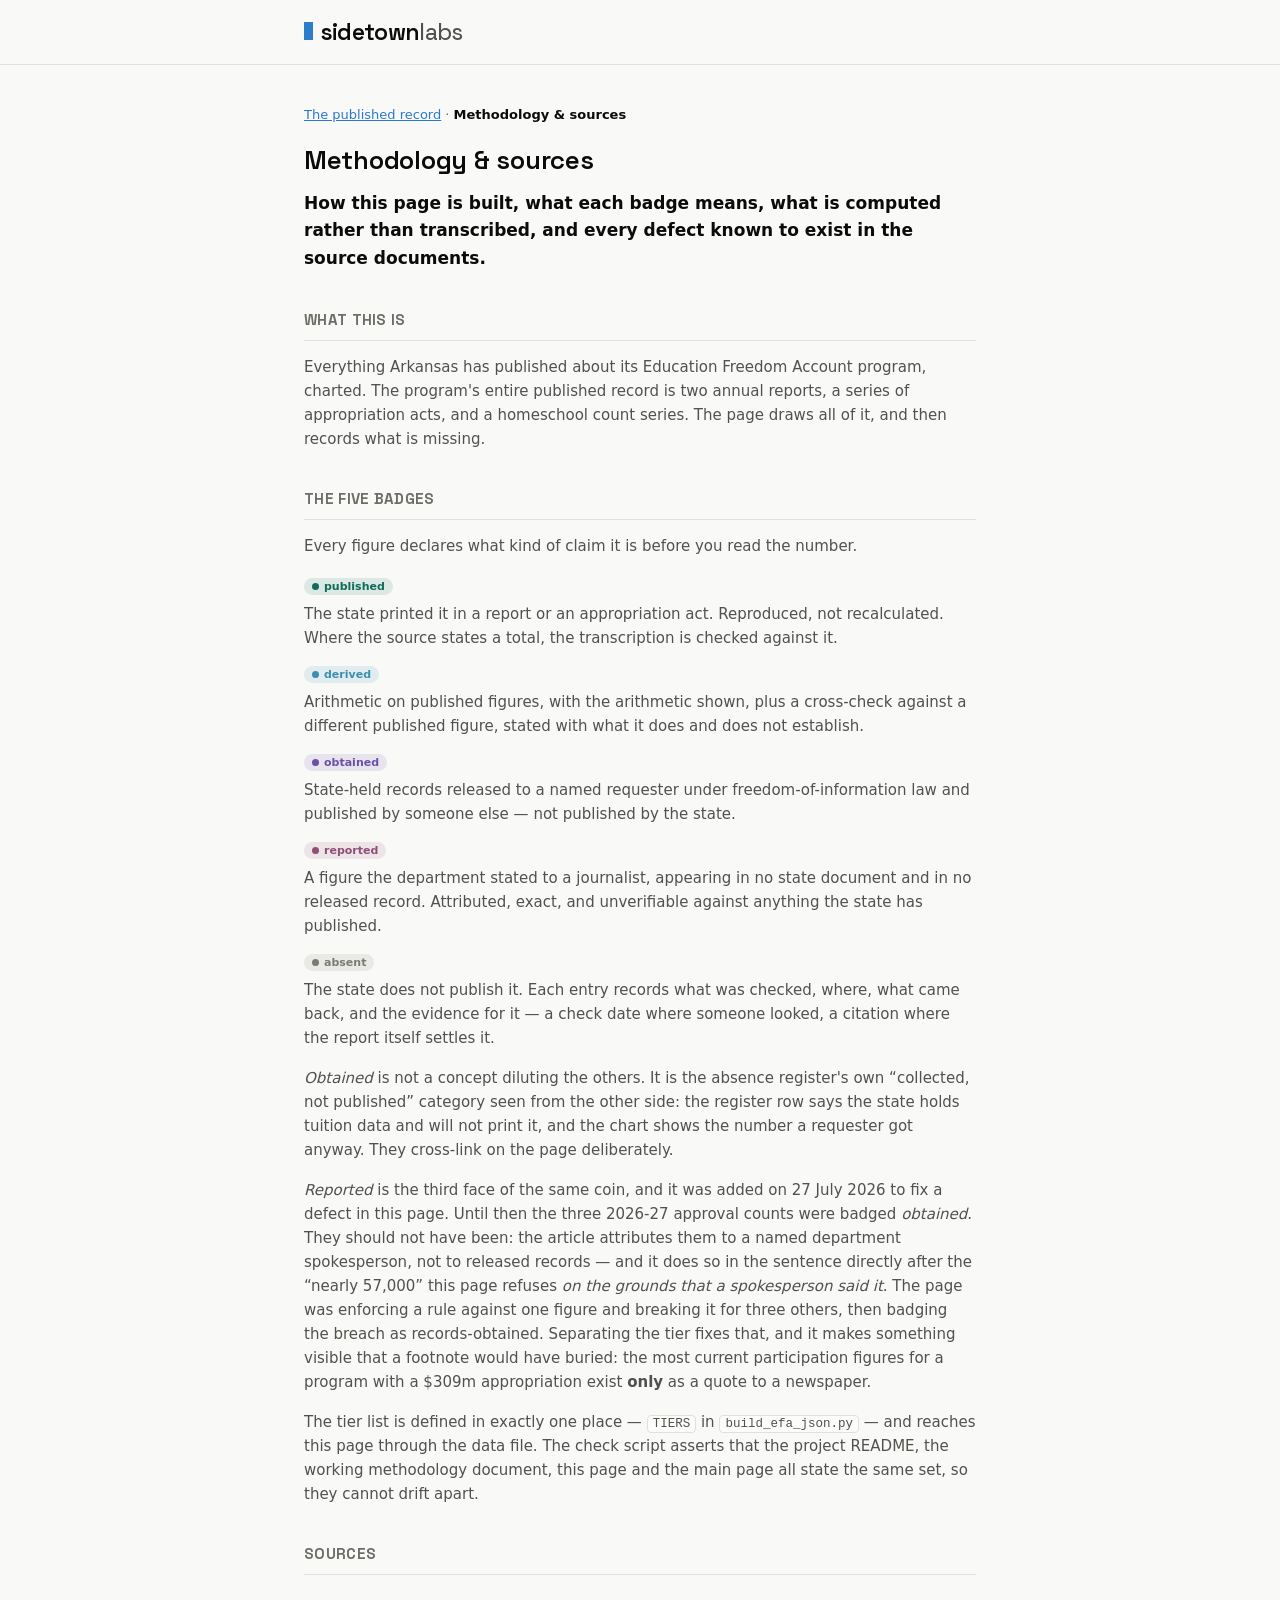
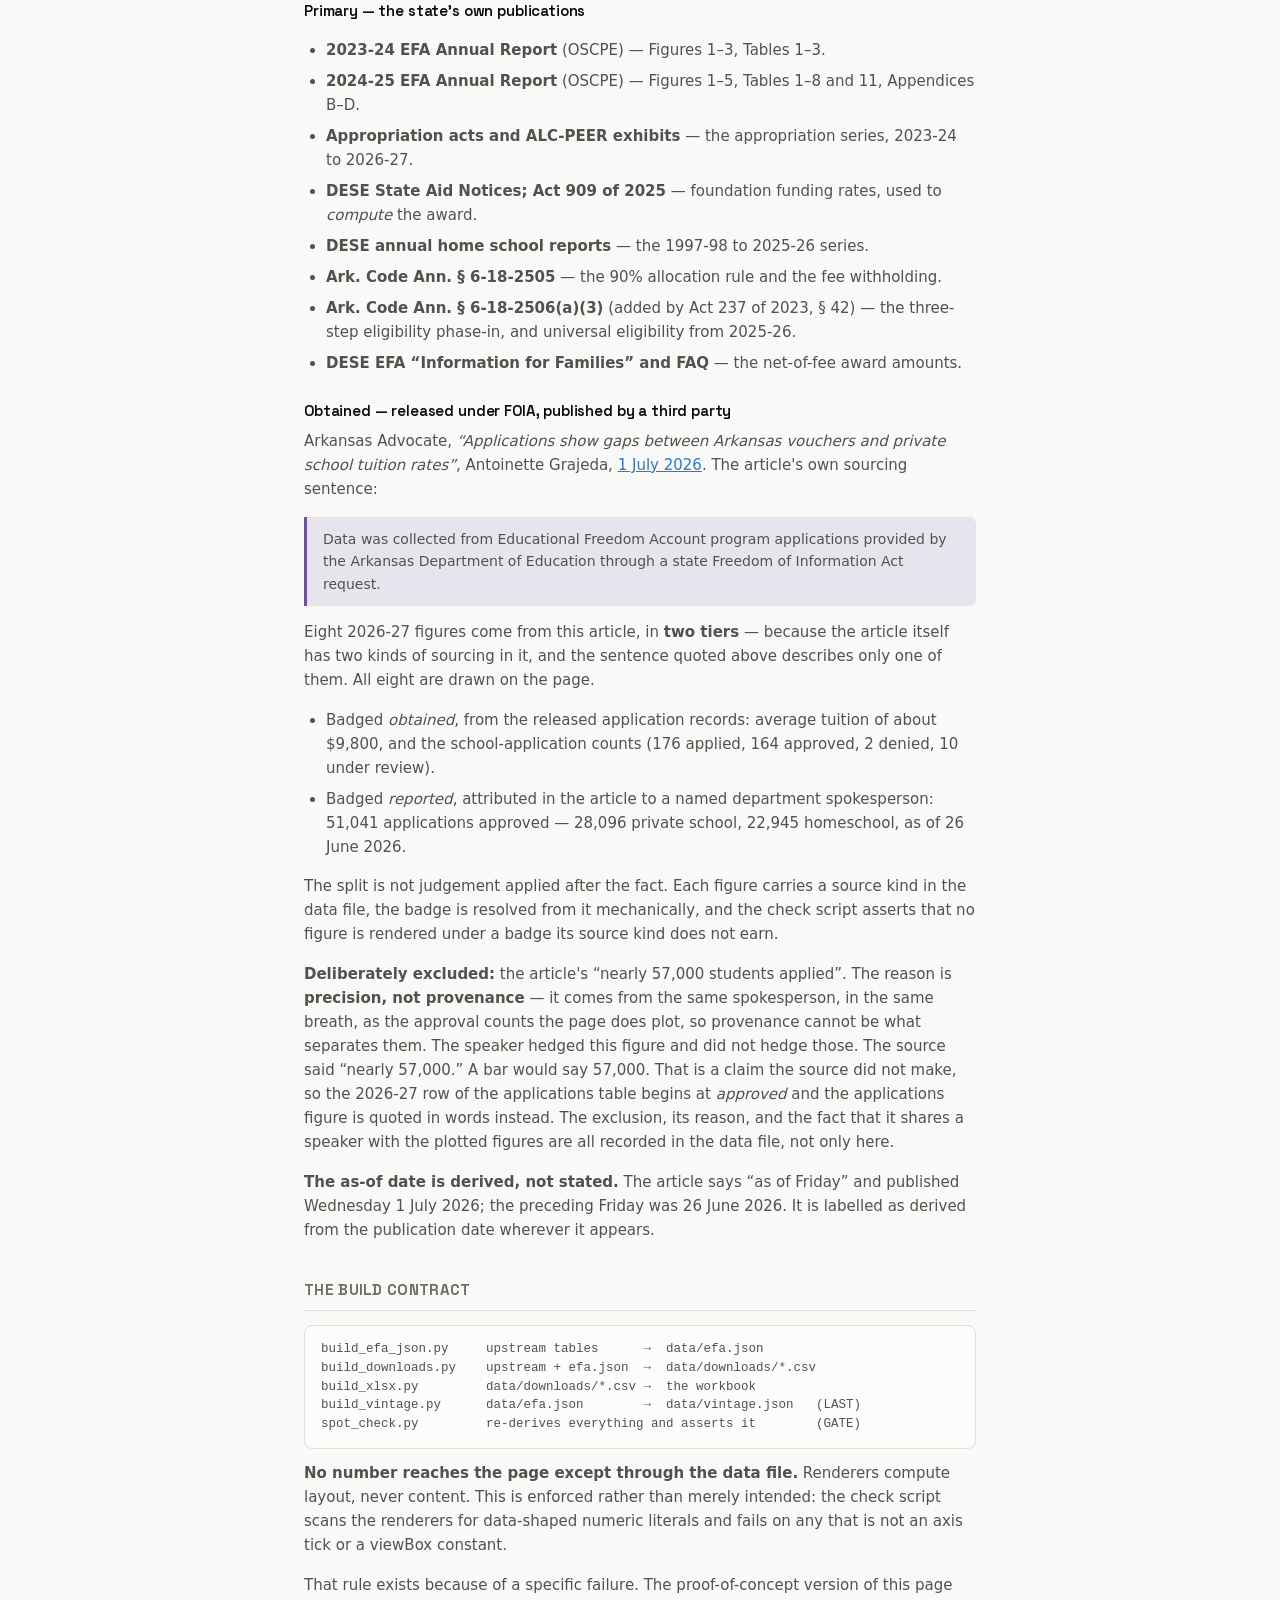
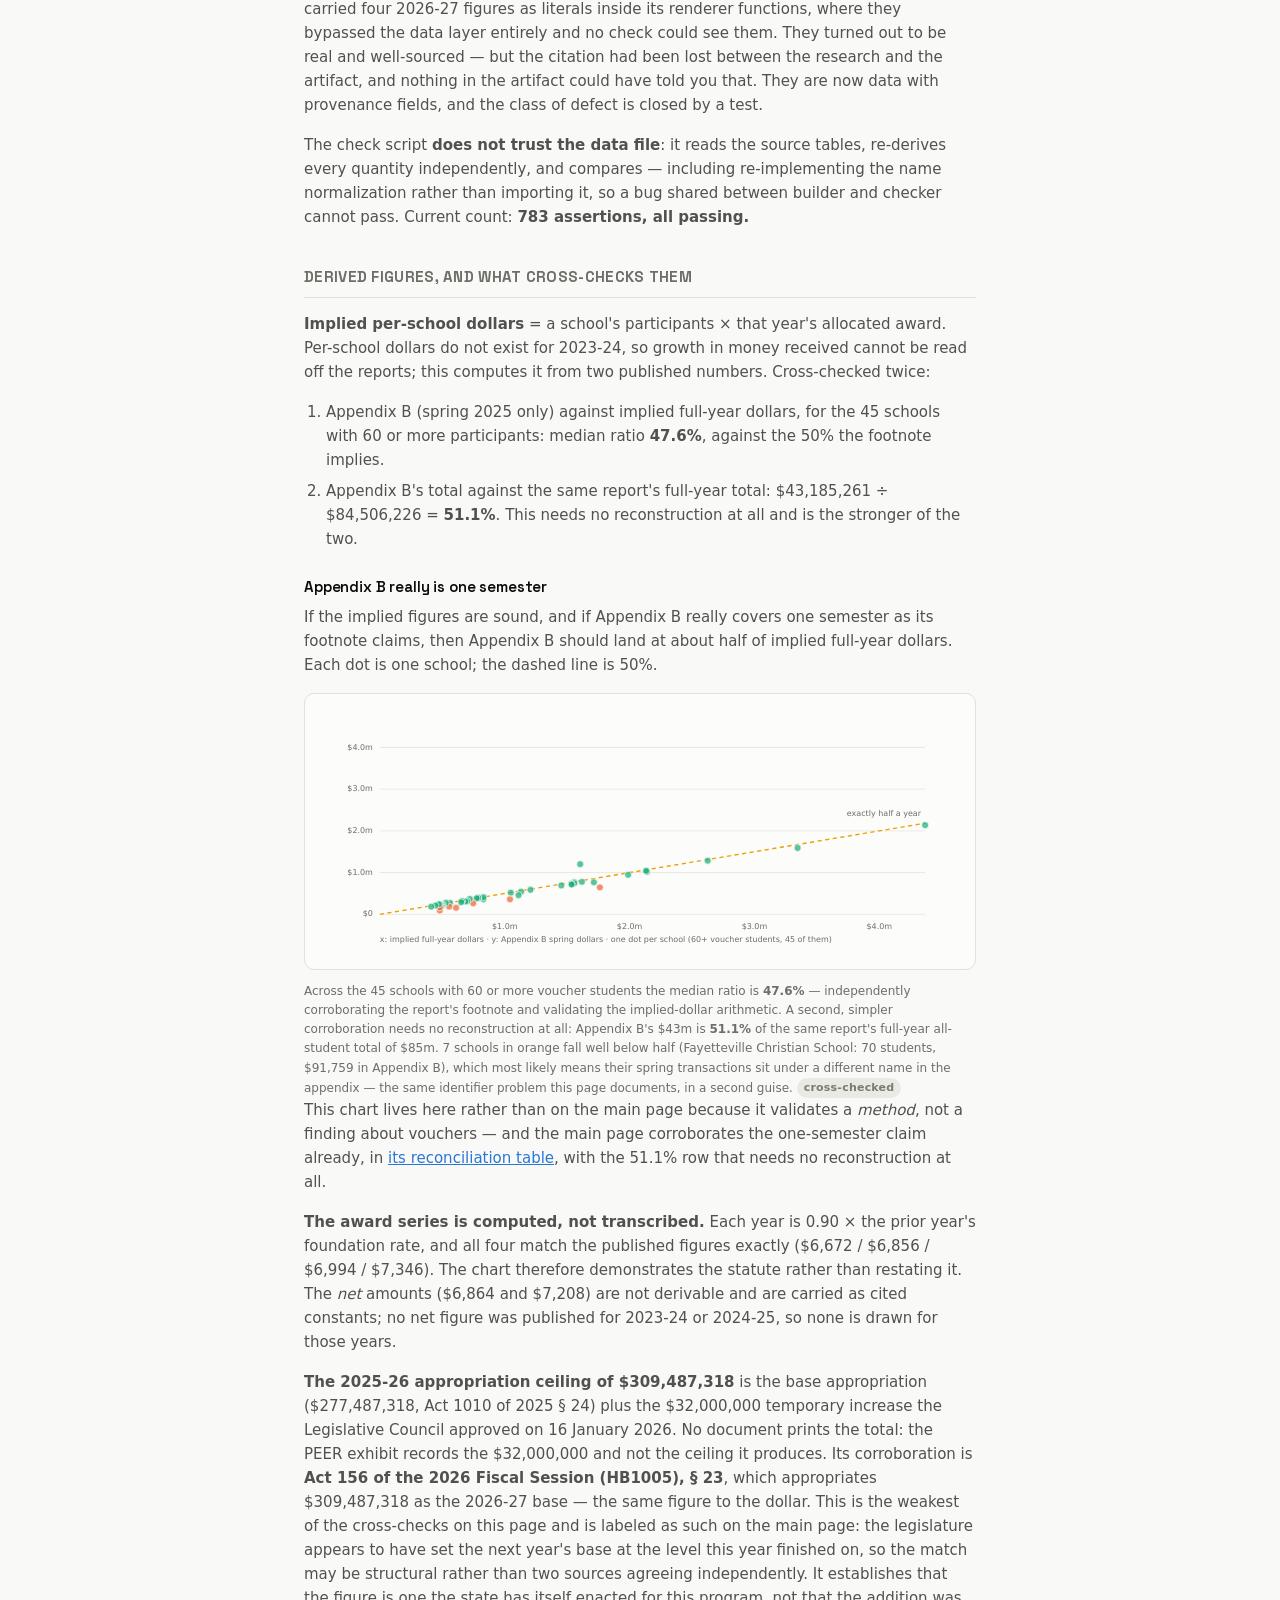
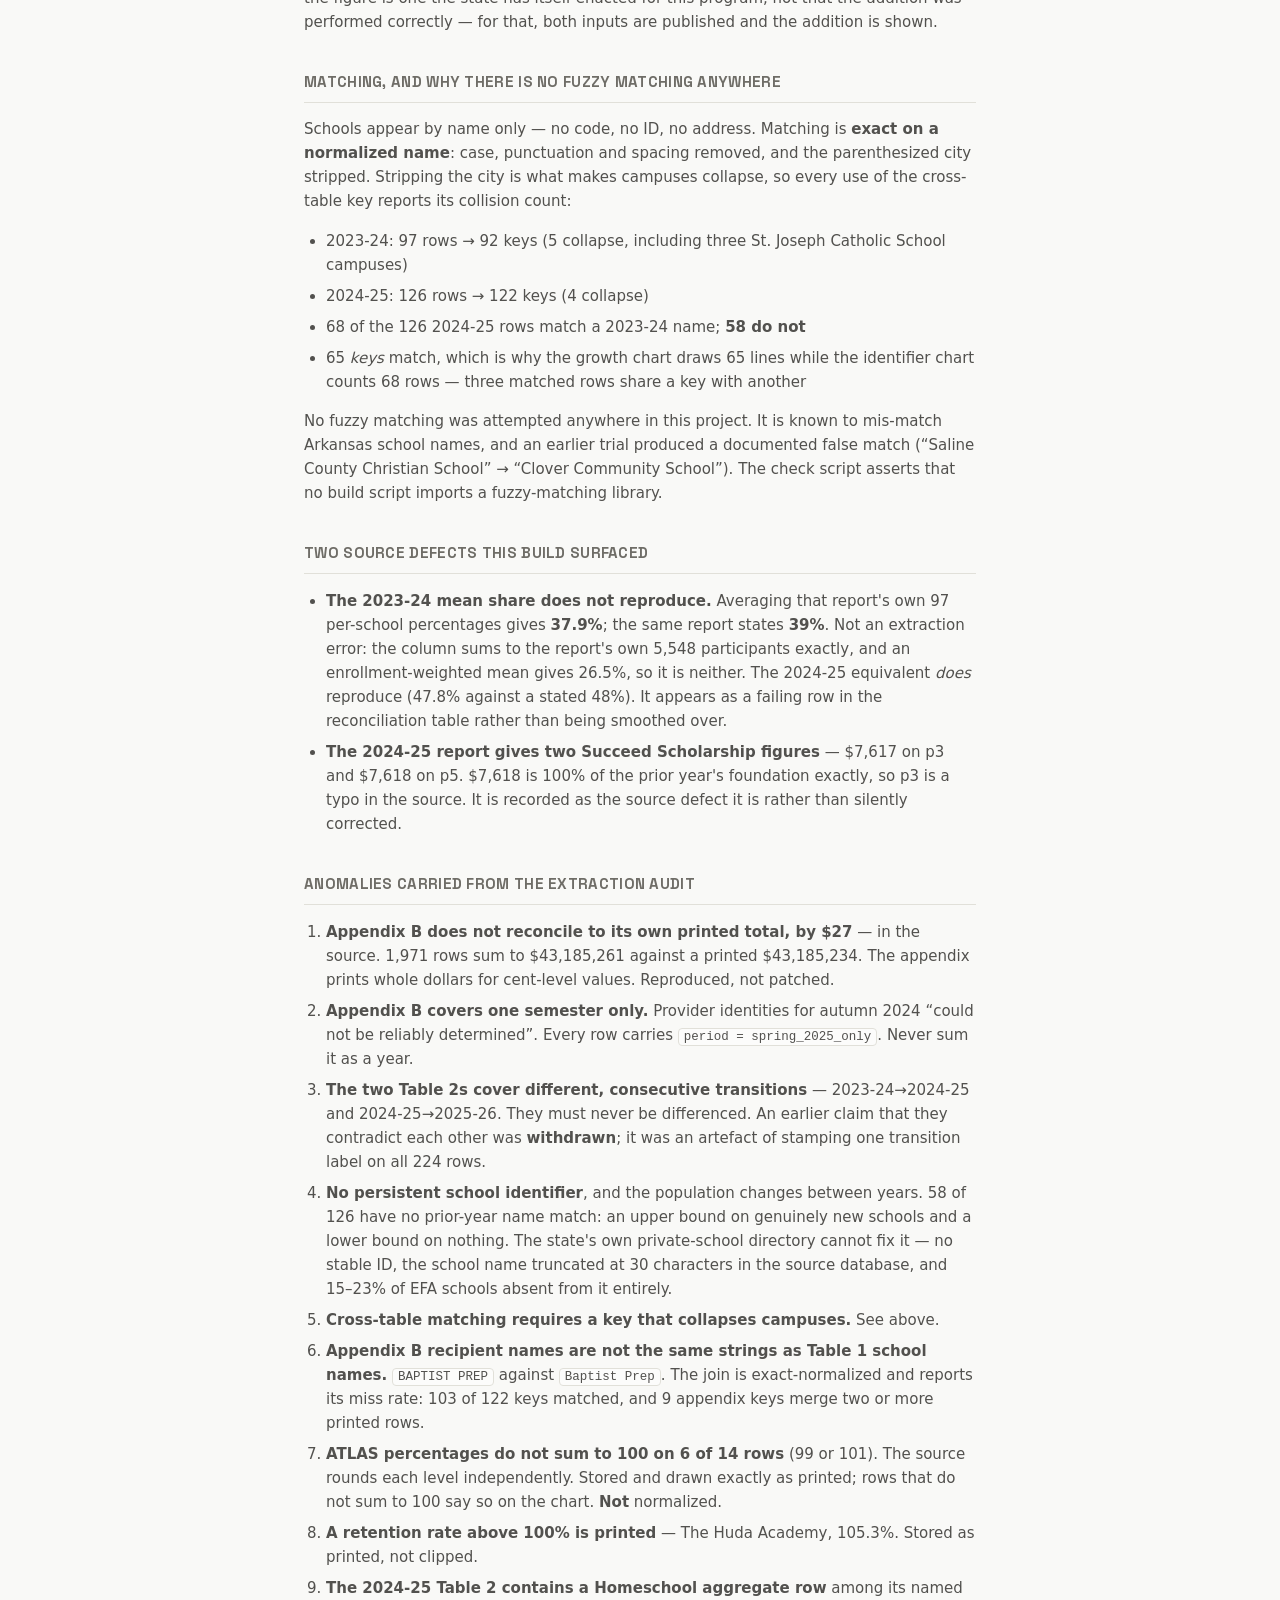
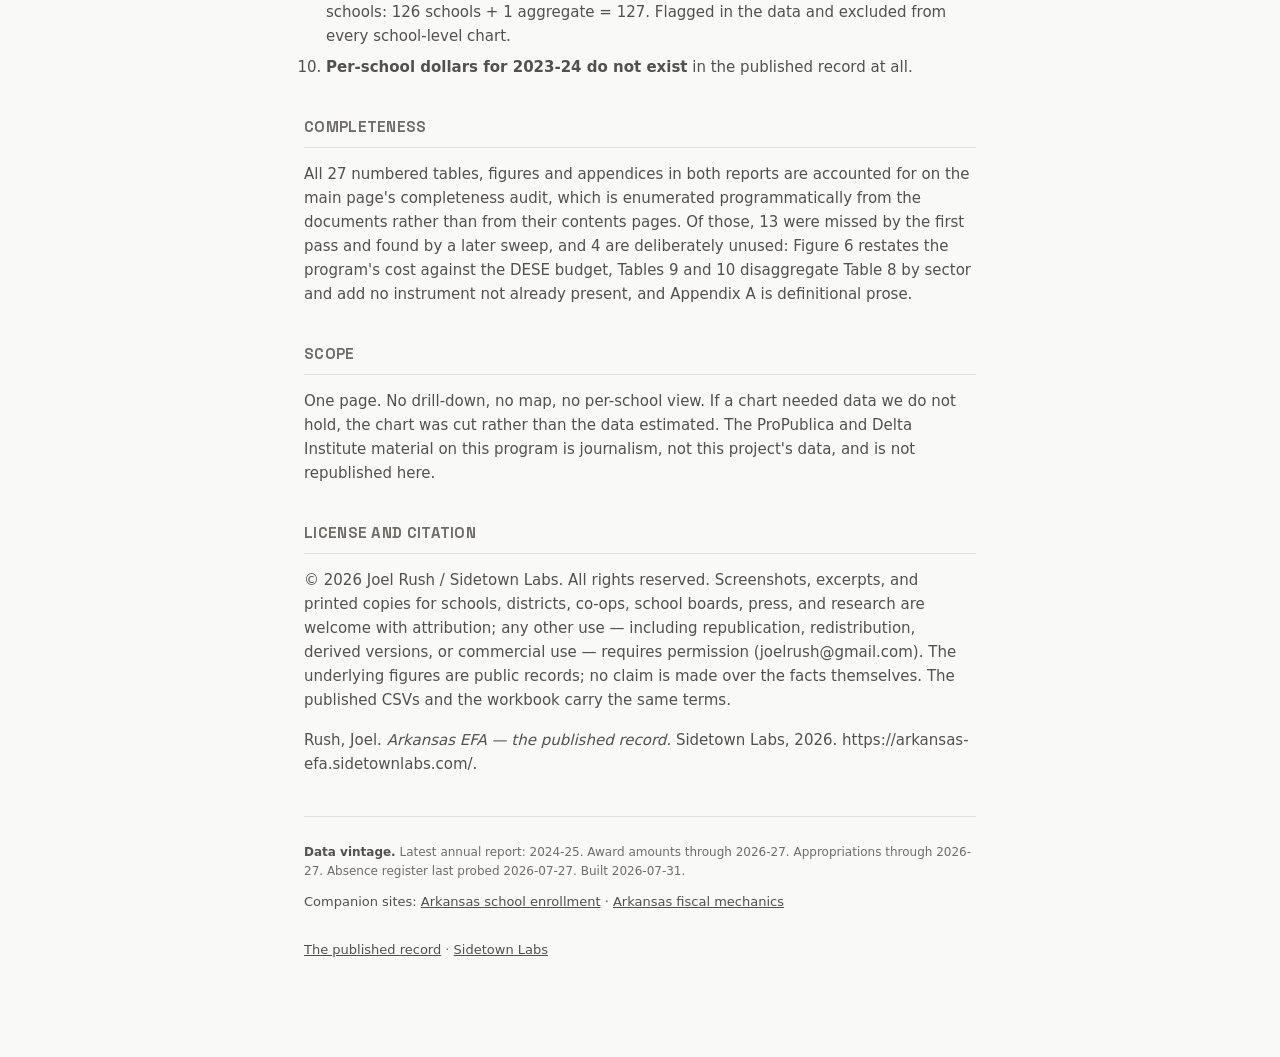
<file: methodology.html>
<!doctype html>
<html lang="en">
<head>
<meta charset="utf-8">
<meta name="viewport" content="width=device-width, initial-scale=1">
<title>Methodology &amp; sources — Arkansas EFA</title>
<meta name="description" content="How the Arkansas EFA published-record page is built: sources, the five provenance badges, the derived figures and their cross-checks, and every known anomaly in the source documents.">
<link rel="canonical" href="https://arkansas-efa.sidetownlabs.com/methodology.html">
<meta property="og:type" content="article">
<meta property="og:title" content="Methodology &amp; sources — Arkansas EFA">
<meta property="og:description" content="Sources, badges, cross-checks and every known anomaly in Arkansas's EFA reporting.">
<meta property="og:url" content="https://arkansas-efa.sidetownlabs.com/methodology.html">
<meta property="og:image" content="https://arkansas-efa.sidetownlabs.com/og-image.png">
<meta name="twitter:card" content="summary_large_image">
<link rel="icon" type="image/svg+xml" href="favicon.svg">
<link rel="stylesheet" href="app.css">
<style>
  /* Prose page: narrower column, and headings behave as document headings
     rather than the chart page's figure titles. */
  .page h2 { font-size: 15px; font-weight: 700; text-transform: uppercase;
    letter-spacing: .02em; color: var(--text-muted); margin: 36px 0 14px;
    padding-bottom: 8px; border-bottom: 1px solid var(--gridline); }
  .page h3 { font-size: 15px; margin: 24px 0 6px; color: var(--text-primary); }
  .page ul, .page ol { color: var(--text-secondary); padding-left: 22px; }
  .page li { margin-bottom: 7px; }
  dl.badges { margin: 14px 0 0; }
  dl.badges dt { margin-top: 12px; }
  dl.badges dd { margin: 4px 0 0; color: var(--text-secondary); }
  code { font-size: 12.5px; background: var(--surface-1); border: 1px solid var(--gridline);
    border-radius: 4px; padding: 1px 5px; }
  pre { background: var(--surface-1); border: 1px solid var(--gridline); border-radius: 8px;
    padding: 14px 16px; overflow-x: auto; font-size: 12.5px; line-height: 1.5;
    color: var(--text-secondary); }
  pre code { background: none; border: 0; padding: 0; }
  blockquote { margin: 14px 0; padding: 11px 16px; border-left: 3px solid var(--obtained);
    background: var(--obtained-bg); border-radius: 0 7px 7px 0; color: var(--text-secondary);
    font-size: 14px; }
  blockquote p { margin: 0; }
</style>
</head>
<body>
<a class="skip-link" href="#main">Skip to content</a>

<header class="site-header">
  <div class="page">
    <a class="wordmark" href="https://sidetownlabs.com/">
      <span class="caret" aria-hidden="true"></span><span class="st">sidetown</span><span class="lb">labs</span>
    </a>
  </div>
</header>

<div class="page">
<main id="main" tabindex="-1">

<p class="view-nav"><a href="./">The published record</a> · <span class="current">Methodology &amp; sources</span></p>

<h1>Methodology &amp; sources</h1>
<p class="lede">How this page is built, what each badge means, what is computed rather than
transcribed, and every defect known to exist in the source documents.</p>

<h2>What this is</h2>
<p>Everything Arkansas has published about its Education Freedom Account program, charted. The
program's entire published record is two annual reports, a series of appropriation acts, and a
homeschool count series. The page draws all of it, and then records what is missing.</p>

<h2>The five badges</h2>
<p>Every figure declares what kind of claim it is before you read the number.</p>
<dl class="badges">
  <dt><span class="verify-badge" data-verify="published"><span class="verify-dot"></span>published</span></dt>
  <dd>The state printed it in a report or an appropriation act. Reproduced, not recalculated.
  Where the source states a total, the transcription is checked against it.</dd>
  <dt><span class="verify-badge" data-verify="derived"><span class="verify-dot"></span>derived</span></dt>
  <dd>Arithmetic on published figures, with the arithmetic shown, plus a cross-check against a
  different published figure, stated with what it does and does not establish.</dd>
  <dt><span class="verify-badge" data-verify="obtained"><span class="verify-dot"></span>obtained</span></dt>
  <dd>State-held records released to a named requester under freedom-of-information law and
  published by someone else &mdash; not published by the state.</dd>
  <dt><span class="verify-badge" data-verify="reported"><span class="verify-dot"></span>reported</span></dt>
  <dd>A figure the department stated to a journalist, appearing in no state document and in no
  released record. Attributed, exact, and unverifiable against anything the state has
  published.</dd>
  <dt><span class="verify-badge" data-verify="absent"><span class="verify-dot"></span>absent</span></dt>
  <dd>The state does not publish it. Each entry records what was checked, where, what came back,
  and the evidence for it &mdash; a check date where someone looked, a citation where the report
  itself settles it.</dd>
</dl>
<p style="margin-top:16px"><em>Obtained</em> is not a concept diluting the others. It is the
absence register's own &ldquo;collected, not published&rdquo; category seen from the other side:
the register row says the state holds tuition data and will not print it, and the chart shows the
number a requester got anyway. They cross-link on the page deliberately.</p>
<p><em>Reported</em> is the third face of the same coin, and it was added on 27 July 2026 to fix
a defect in this page. Until then the three 2026-27 approval counts were badged
<em>obtained</em>. They should not have been: the article attributes them to a named department
spokesperson, not to released records &mdash; and it does so in the sentence directly after the
&ldquo;nearly 57,000&rdquo; this page refuses <em>on the grounds that a spokesperson said it</em>.
The page was enforcing a rule against one figure and breaking it for three others, then badging
the breach as records-obtained. Separating the tier fixes that, and it makes something visible
that a footnote would have buried: the most current participation figures for a program with a
$309m appropriation exist <strong>only</strong> as a quote to a newspaper.</p>
<p>The tier list is defined in exactly one place &mdash; <code>TIERS</code> in
<code>build_efa_json.py</code> &mdash; and reaches this page through the data file. The check
script asserts that the project README, the working methodology document, this page and the main
page all state the same set, so they cannot drift apart.</p>

<h2>Sources</h2>
<h3>Primary &mdash; the state's own publications</h3>
<ul>
  <li><strong>2023-24 EFA Annual Report</strong> (OSCPE) &mdash; Figures 1&ndash;3, Tables 1&ndash;3.</li>
  <li><strong>2024-25 EFA Annual Report</strong> (OSCPE) &mdash; Figures 1&ndash;5, Tables 1&ndash;8 and 11, Appendices B&ndash;D.</li>
  <li><strong>Appropriation acts and ALC-PEER exhibits</strong> &mdash; the appropriation series, 2023-24 to 2026-27.</li>
  <li><strong>DESE State Aid Notices; Act 909 of 2025</strong> &mdash; foundation funding rates, used to <em>compute</em> the award.</li>
  <li><strong>DESE annual home school reports</strong> &mdash; the 1997-98 to 2025-26 series.</li>
  <li><strong>Ark. Code Ann. &sect;&nbsp;6-18-2505</strong> &mdash; the 90% allocation rule and the fee withholding.</li>
  <li><strong>Ark. Code Ann. &sect;&nbsp;6-18-2506(a)(3)</strong> (added by Act 237 of 2023, &sect;&nbsp;42) &mdash; the three-step eligibility phase-in, and universal eligibility from 2025-26.</li>
  <li><strong>DESE EFA &ldquo;Information for Families&rdquo; and FAQ</strong> &mdash; the net-of-fee award amounts.</li>
</ul>

<h3>Obtained &mdash; released under FOIA, published by a third party</h3>
<p>Arkansas Advocate, <em>&ldquo;Applications show gaps between Arkansas vouchers and private
school tuition rates&rdquo;</em>, Antoinette Grajeda,
<a href="https://arkansasadvocate.com/2026/07/01/applications-show-gaps-between-arkansas-vouchers-and-private-school-tuition-rates/">1 July 2026</a>.
The article's own sourcing sentence:</p>
<blockquote><p>Data was collected from Educational Freedom Account program applications provided
by the Arkansas Department of Education through a state Freedom of Information Act request.</p></blockquote>
<p>Eight 2026-27 figures come from this article, in <strong>two tiers</strong> &mdash; because the
article itself has two kinds of sourcing in it, and the sentence quoted above describes only one
of them. All eight are drawn on the page.</p>
<ul>
  <li>Badged <em>obtained</em>, from the released application records: average tuition of about
  $9,800, and the school-application counts (176 applied, 164 approved, 2 denied, 10 under
  review).</li>
  <li>Badged <em>reported</em>, attributed in the article to a named department spokesperson:
  51,041 applications approved &mdash; 28,096 private school, 22,945 homeschool, as of
  26 June 2026.</li>
</ul>
<p>The split is not judgement applied after the fact. Each figure carries a source kind in the
data file, the badge is resolved from it mechanically, and the check script asserts that no
figure is rendered under a badge its source kind does not earn.</p>
<p><strong>Deliberately excluded:</strong> the article's &ldquo;nearly 57,000 students
applied&rdquo;. The reason is <strong>precision, not provenance</strong> &mdash; it comes from
the same spokesperson, in the same breath, as the approval counts the page does plot, so
provenance cannot be what separates them. The speaker hedged this figure and did not hedge those.
The source said &ldquo;nearly 57,000.&rdquo; A bar would say 57,000. That is a claim the source
did not make, so the 2026-27 row of the applications table begins at <em>approved</em> and the
applications figure is quoted in words instead. The exclusion, its reason, and the fact that it shares a
speaker with the plotted figures are all recorded in the data file, not only here.</p>
<p><strong>The as-of date is derived, not stated.</strong> The article says &ldquo;as of
Friday&rdquo; and published Wednesday 1 July 2026; the preceding Friday was 26 June 2026. It is
labelled as derived from the publication date wherever it appears.</p>

<h2>The build contract</h2>
<pre><code>build_efa_json.py     upstream tables      →  data/efa.json
build_downloads.py    upstream + efa.json  →  data/downloads/*.csv
build_xlsx.py         data/downloads/*.csv →  the workbook
build_vintage.py      data/efa.json        →  data/vintage.json   (LAST)
spot_check.py         re-derives everything and asserts it        (GATE)</code></pre>
<p><strong>No number reaches the page except through the data file.</strong> Renderers compute
layout, never content. This is enforced rather than merely intended: the check script scans the
renderers for data-shaped numeric literals and fails on any that is not an axis tick or a viewBox
constant.</p>
<p>That rule exists because of a specific failure. The proof-of-concept version of this page
carried four 2026-27 figures as literals inside its renderer functions, where they bypassed the
data layer entirely and no check could see them. They turned out to be real and well-sourced
&mdash; but the citation had been lost between the research and the artifact, and nothing in the
artifact could have told you that. They are now data with provenance fields, and the class of
defect is closed by a test.</p>
<p>The check script <strong>does not trust the data file</strong>: it reads the source tables,
re-derives every quantity independently, and compares &mdash; including re-implementing the name
normalization rather than importing it, so a bug shared between builder and checker cannot pass.
Current count: <strong>783 assertions, all passing.</strong></p>

<h2>Derived figures, and what cross-checks them</h2>
<p><strong>Implied per-school dollars</strong> = a school's participants &times; that year's
allocated award. Per-school dollars do not exist for 2023-24, so growth in money received cannot
be read off the reports; this computes it from two published numbers. Cross-checked twice:</p>
<ol>
  <li>Appendix B (spring 2025 only) against implied full-year dollars, for the 45 schools with 60
  or more participants: median ratio <strong>47.6%</strong>, against the 50% the footnote implies.</li>
  <li>Appendix B's total against the same report's full-year total: $43,185,261 &divide;
  $84,506,226 = <strong>51.1%</strong>. This needs no reconstruction at all and is the stronger of
  the two.</li>
</ol>
<h3 id="semester">Appendix B really is one semester</h3>
<p>If the implied figures are sound, and if Appendix B really covers one semester as its footnote
claims, then Appendix B should land at about half of implied full-year dollars. Each dot is one
school; the dashed line is 50%.</p>
<div class="card"><div id="c-semester"></div></div>
<p class="srcline" id="sem-note"></p>
<p>This chart lives here rather than on the main page because it validates a <em>method</em>, not
a finding about vouchers &mdash; and the main page corroborates the one-semester claim already, in
<a href="./#recon">its reconciliation table</a>, with the 51.1% row that needs no reconstruction
at all.</p>

<p><strong>The award series is computed, not transcribed.</strong> Each year is 0.90 &times; the
prior year's foundation rate, and all four match the published figures exactly ($6,672 / $6,856 /
$6,994 / $7,346). The chart therefore demonstrates the statute rather than restating it. The
<em>net</em> amounts ($6,864 and $7,208) are not derivable and are carried as cited constants; no
net figure was published for 2023-24 or 2024-25, so none is drawn for those years.</p>

<p><strong>The 2025-26 appropriation ceiling of $309,487,318</strong> is the base appropriation
($277,487,318, Act 1010 of 2025 &sect;&nbsp;24) plus the $32,000,000 temporary increase the
Legislative Council approved on 16 January 2026. No document prints the total: the PEER exhibit
records the $32,000,000 and not the ceiling it produces. Its corroboration is <strong>Act 156 of
the 2026 Fiscal Session (HB1005), &sect;&nbsp;23</strong>, which appropriates $309,487,318 as the
2026-27 base &mdash; the same figure to the dollar. This is the weakest of the cross-checks on this
page and is labeled as such on the main page: the legislature appears to have set the next year's
base at the level this year finished on, so the match may be structural rather than two sources
agreeing independently. It establishes that the figure is one the state has itself enacted for this
program, not that the addition was performed correctly &mdash; for that, both inputs are published
and the addition is shown.</p>

<h2>Matching, and why there is no fuzzy matching anywhere</h2>
<p>Schools appear by name only &mdash; no code, no ID, no address. Matching is <strong>exact on a
normalized name</strong>: case, punctuation and spacing removed, and the parenthesized city
stripped. Stripping the city is what makes campuses collapse, so every use of the cross-table key
reports its collision count:</p>
<ul>
  <li>2023-24: 97 rows &rarr; 92 keys (5 collapse, including three St. Joseph Catholic School campuses)</li>
  <li>2024-25: 126 rows &rarr; 122 keys (4 collapse)</li>
  <li>68 of the 126 2024-25 rows match a 2023-24 name; <strong>58 do not</strong></li>
  <li>65 <em>keys</em> match, which is why the growth chart draws 65 lines while the identifier
  chart counts 68 rows &mdash; three matched rows share a key with another</li>
</ul>
<p>No fuzzy matching was attempted anywhere in this project. It is known to mis-match Arkansas
school names, and an earlier trial produced a documented false match (&ldquo;Saline County
Christian School&rdquo; &rarr; &ldquo;Clover Community School&rdquo;). The check script asserts
that no build script imports a fuzzy-matching library.</p>

<h2>Two source defects this build surfaced</h2>
<ul>
  <li><strong>The 2023-24 mean share does not reproduce.</strong> Averaging that report's own 97
  per-school percentages gives <strong>37.9%</strong>; the same report states <strong>39%</strong>.
  Not an extraction error: the column sums to the report's own 5,548 participants exactly, and an
  enrollment-weighted mean gives 26.5%, so it is neither. The 2024-25 equivalent <em>does</em>
  reproduce (47.8% against a stated 48%). It appears as a failing row in the reconciliation table
  rather than being smoothed over.</li>
  <li><strong>The 2024-25 report gives two Succeed Scholarship figures</strong> &mdash; $7,617 on
  p3 and $7,618 on p5. $7,618 is 100% of the prior year's foundation exactly, so p3 is a typo in
  the source. It is recorded as the source defect it is rather than silently corrected.</li>
</ul>

<h2>Anomalies carried from the extraction audit</h2>
<ol>
  <li><strong>Appendix B does not reconcile to its own printed total, by $27</strong> &mdash; in
  the source. 1,971 rows sum to $43,185,261 against a printed $43,185,234. The appendix prints
  whole dollars for cent-level values. Reproduced, not patched.</li>
  <li><strong>Appendix B covers one semester only.</strong> Provider identities for autumn 2024
  &ldquo;could not be reliably determined&rdquo;. Every row carries
  <code>period = spring_2025_only</code>. Never sum it as a year.</li>
  <li><strong>The two Table 2s cover different, consecutive transitions</strong> &mdash;
  2023-24&rarr;2024-25 and 2024-25&rarr;2025-26. They must never be differenced. An earlier claim
  that they contradict each other was <strong>withdrawn</strong>; it was an artefact of stamping
  one transition label on all 224 rows.</li>
  <li><strong>No persistent school identifier</strong>, and the population changes between years.
  58 of 126 have no prior-year name match: an upper bound on genuinely new schools and a lower
  bound on nothing. The state's own private-school directory cannot fix it &mdash; no stable ID,
  the school name truncated at 30 characters in the source database, and 15&ndash;23% of EFA
  schools absent from it entirely.</li>
  <li><strong>Cross-table matching requires a key that collapses campuses.</strong> See above.</li>
  <li><strong>Appendix B recipient names are not the same strings as Table 1 school names.</strong>
  <code>BAPTIST PREP</code> against <code>Baptist Prep</code>. The join is exact-normalized and
  reports its miss rate: 103 of 122 keys matched, and 9 appendix keys merge two or more printed
  rows.</li>
  <li><strong>ATLAS percentages do not sum to 100 on 6 of 14 rows</strong> (99 or 101). The source
  rounds each level independently. Stored and drawn exactly as printed; rows that do not sum to
  100 say so on the chart. <strong>Not</strong> normalized.</li>
  <li><strong>A retention rate above 100% is printed</strong> &mdash; The Huda Academy, 105.3%.
  Stored as printed, not clipped.</li>
  <li><strong>The 2024-25 Table 2 contains a Homeschool aggregate row</strong> among its named
  schools: 126 schools + 1 aggregate = 127. Flagged in the data and excluded from every
  school-level chart.</li>
  <li><strong>Per-school dollars for 2023-24 do not exist</strong> in the published record at all.</li>
</ol>

<h2>Completeness</h2>
<p>All <span data-count="objects">27</span> numbered tables, figures and appendices in both reports
are accounted for on the main page's completeness audit, which is enumerated programmatically from
the documents rather than from their contents pages. Of those,
<span data-count="sweep">13</span> were missed by the first pass and found by a later sweep, and
<span data-count="reference">4</span> are deliberately unused: Figure 6 restates the program's
cost against the DESE budget, Tables 9 and 10 disaggregate Table 8 by sector and add no instrument
not already present, and Appendix A is definitional prose.</p>

<h2>Scope</h2>
<p>One page. No drill-down, no map, no per-school view. If a chart needed data we do not hold, the
chart was cut rather than the data estimated. The ProPublica and Delta Institute material on this
program is journalism, not this project's data, and is not republished here.</p>

<h2>License and citation</h2>
<p>&copy; 2026 Joel Rush / Sidetown Labs. All rights reserved.
      Screenshots, excerpts, and printed copies for schools, districts,
      co&#8209;ops, school boards, press, and research are welcome with
      attribution; any other use &mdash; including republication,
      redistribution, derived versions, or commercial use &mdash; requires
      permission (joelrush@gmail.com). The underlying figures are public
      records; no claim is made over the facts themselves. The published CSVs and the workbook carry the same terms.</p>
<p>Rush, Joel. <em>Arkansas EFA &mdash; the published record.</em> Sidetown Labs, 2026.
https://arkansas-efa.sidetownlabs.com/.</p>

<footer class="site-footer">
  <p class="vintage" id="vintage"></p>
  <p class="companion">Companion sites:
    <a href="https://arkansas-enrollment.sidetownlabs.com/">Arkansas school enrollment</a> ·
    <a href="https://arkansas-fiscal.sidetownlabs.com/">Arkansas fiscal mechanics</a></p>
  <p class="meta-links"><a href="./">The published record</a> ·
    <a href="https://sidetownlabs.com/">Sidetown Labs</a></p>
</footer>

</main>
</div>

<script type="module">
  import { loadEfa, loadVintage, renderVintage } from "./shared.js";
  renderVintage(await loadVintage(), "vintage");

  /* The completeness counts in the prose are read from the data file, for the
     same reason the main page reads its findings block from it (see
     fillDerivedCounts in index.js). This paragraph shipped saying "Eight ...
     Three" while the main page computed "13 ... 4" from efa.json: two pages
     stating different numbers for the same count. The derived-count refactor
     removed the hardcode from index.html and was not carried here; a number
     typed into this markup is a number that goes stale silently. The static
     values above are correct fallbacks for a module failure, not a second
     source of truth. */
  try {
    const D = await loadEfa();
    const n = s => D.completeness.filter(r => r.status === s).length;
    const set = (k, v) => document.querySelectorAll(`[data-count="${k}"]`)
      .forEach(node => { node.textContent = v; });
    set("objects", D.completeness.length);
    set("sweep", n("found in sweep"));
    set("reference", n("reference only"));

    /* The one-semester cross-check moved here from the main page in S38: it
       validates a method rather than a finding about vouchers. Same renderer,
       same data file, same narrow-viewport scroll treatment as every chart on
       the other page — a chart that scrolls has to be reachable by keyboard. */
    const C = await import("./charts.js");
    C.semesterCheck(D, "c-semester", "sem-note");
    const host = document.getElementById("c-semester");
    const mq = window.matchMedia("(max-width: 899px)");
    const apply = () => {
      const scrolls = mq.matches && host.scrollWidth > host.clientWidth + 1;
      if (scrolls) {
        host.setAttribute("tabindex", "0");
        host.setAttribute("role", "region");
        const t = host.querySelector("svg > title");
        if (t) host.setAttribute("aria-label", t.textContent + " (scrolls horizontally)");
      } else {
        host.removeAttribute("tabindex");
        host.removeAttribute("role");
        host.removeAttribute("aria-label");
      }
    };
    apply();
    mq.addEventListener("change", apply);
  } catch (err) {
    /* Prose page: the fallbacks stand and the reader loses nothing. */
  }
</script>
<script>
  window.goatcounter = { path: function(p) { return 'efa' + p } };
</script>
<script data-goatcounter="https://sidetownlabs.goatcounter.com/count"
        async src="//gc.zgo.at/count.js"></script>
</body>
</html>
</file>
<file: app.css>
/* Arkansas EFA — the published record. Shared design system.
 *
 * Third site in the Sidetown Labs estate, after the Arkansas Enrollment and
 * Arkansas Fiscal Mechanics tools. The token block below is the SHARED
 * vocabulary, carried across byte-identical from the fiscal site's app.css:
 * surfaces, text, gridline, border, link, --brand-caret, --band-efa, the
 * --verify-* ordinal ramp, --prelim, and --cat-1..7. A change to any of those
 * declarations is a change to all three repos, in the same session. Do not
 * fork the palette.
 *
 * Deliberately NOT copied: the fiscal site's chart-specific tokens
 * (--series-*, --gap-*, --bar-*, --layer-*, --cushion, --growth) and
 * --band-covid. Those encode that tool's own chart semantics — a lagged-ADM
 * line pair, a four-layer revenue stack, a COVID era band — none of which
 * exists here. Shipping them would be dead CSS pretending to be shared
 * vocabulary, which is worse for drift detection than their absence. The
 * fiscal repo holds the canonical copy of everything that IS shared.
 *
 * The --verify-* ramp is reused with this site's own three-value meaning:
 * published (the state printed this number) / derived (we computed it from
 * numbers the state printed) / absent (the state has not published it). Same
 * ordinal logic the fiscal tool uses — strongest claim gets the strongest
 * token — and the same rule that the text label is mandatory, so color is
 * never the sole channel. The badge system IS the thesis of this page.
 */

:root {
  --surface-1:      #fcfcfb;
  --page-plane:     #f9f9f7;
  --text-primary:   #0b0b0b;
  --text-secondary: #52514e;
  --text-muted:     #6f6d67;
  --gridline:       #e1e0d9;
  --border:         rgba(11,11,11,0.44);
  --link:           #2a78d6;

  /* Brand caret — the one colored element of the Sidetown Labs wordmark.
     Values are the brand spec's own "accent caret", light and dark, not the
     site's --link, because the mark is not to be recolored per site.
     Shared vocabulary across both sibling sites and the homepage (keep
     byte-identical). */
  --brand-caret: #2B7EC9;
  --band-efa:       rgba(27, 175, 122, 0.09);

  /* Verification badges (ordinal: exact strongest -> observed weakest).
     Light mode: darker/more-saturated teal = stronger. Each has a matching
     faint --*-bg fill for the pill background. */
  --verify-exact:      #0f6b5c;
  --verify-exact-bg:   rgba(15, 107, 92, 0.12);
  --verify-applied:    #3a8fb0;
  --verify-applied-bg: rgba(58, 143, 176, 0.12);
  --verify-observed:   #7d7a73;
  --verify-observed-bg: rgba(125, 122, 115, 0.13);

  /* Preliminary / computed marker (fy36) -- amber, distinct from the
     verification ramp; means "this figure is provisional," a different axis
     from how-verified. */
  --prelim:            #b5730c;
  --prelim-bg:         rgba(181, 115, 12, 0.12);

  /* Categorical palette — shared vocabulary across both sibling sites (keep byte-identical). */
  --cat-1: #2a78d6;   /* blue   */
  --cat-2: #eb6834;   /* orange */
  --cat-3: #1baf7a;   /* teal   */
  --cat-4: #008300;   /* green  */
  --cat-5: #008300;   /* green (brightens in dark) */
  --cat-6: #e87ba4;   /* pink   */
  --cat-7: #eda100;   /* amber  */

  /* ── Site-local tokens — NOT part of the shared estate vocabulary ──────────
     These two exist only here. They are declared after the shared block, never
     inside it, so the drift check in scripts/spot_check.py can compare the
     shared declarations against the fiscal repo's without tripping over them.

     --neutral: the "prior year / inactive" mark. The chart grammar needs a
     recessive fill that is not a category and not a gridline — the earlier bar
     of a dumbbell, the empty cell of the coverage matrix. --text-muted is text
     ink and --gridline is a hairline; neither survives as a 26px fill.

     --obtained: the fourth provenance badge. State-held records released to a
     requester under FOIA and published by someone else — a different claim from
     "the state published this", and the absence register's own "collected, not
     published" category surfacing in the main body. Violet is deliberately off
     the teal→blue→gray ordinal ramp, because this is a different axis rather
     than a weaker rung, and it must not read as the amber "provisional" marker,
     which is a third axis again. Validated against --prelim in both modes:
     ΔE 25.8 protan / 18.5 tritan / 27.0 normal in light, all six palette checks
     pass.

     --reported: the fifth provenance badge, added 2026-07-27. A figure the
     department stated to a journalist, in no state document and in no released
     record. Deliberately the same hue family as --obtained and deliberately
     weaker: the two are adjacent claims — neither is a state publication — and
     `reported` is the lesser of them, a quote rather than a record. ΔE 33.1
     from --obtained in light and 30.9 in dark: close enough to read as kin,
     far enough not to be mistaken for it. ΔE ≥ 34 against every other badge
     token in both modes. Contrast on its own tint 4.93 light / 5.16 dark, both
     over the 4.5 floor for the 11px pill text. */
  --neutral:      #b4b2ab;
  --obtained:     #6b4fa8;
  --obtained-bg:  rgba(107, 79, 168, 0.12);
  --reported:     #8d4f76;
  --reported-bg:  rgba(141, 79, 118, 0.12);
}

@media (prefers-color-scheme: dark) {
  :root {
    --surface-1:      #1a1a19;
    --page-plane:     #0d0d0d;
    --text-primary:   #ffffff;
    --text-secondary: #c3c2b7;
    --text-muted:     #898781;
    --gridline:       #2c2c2a;
    --border:         rgba(255,255,255,0.33);
    --link:           #3987e5;

    --brand-caret: #60AAF3;
    --band-efa:       rgba(25, 158, 112, 0.12);

    /* Dark mode: brighter teal = stronger (inverted from light, same as the
       enrollment tool inverts its ramps). */
    --verify-exact:      #4fc9b3;
    --verify-exact-bg:   rgba(79, 201, 179, 0.16);
    --verify-applied:    #6fc0dc;
    --verify-applied-bg: rgba(111, 192, 220, 0.15);
    --verify-observed:   #a3a099;
    --verify-observed-bg: rgba(163, 160, 153, 0.15);

    --prelim:            #e0a44a;
    --prelim-bg:         rgba(224, 164, 74, 0.16);

    --cat-1: #3987e5;
    --cat-2: #d95926;
    --cat-3: #199e70;
    --cat-4: #008300;
    --cat-5: #35a854;
    --cat-6: #d55181;
    --cat-7: #c98500;

    /* Site-local, as above. Dark mode is selected, not flipped: the violet is
       lifted to clear the near-black plane and re-validated against --prelim
       there (ΔE 25.2 protan / 15.9 tritan / 25.8 normal, contrast >= 3:1). */
    --neutral:      #5a5852;
    --obtained:     #9d7fd6;
    --obtained-bg:  rgba(157, 127, 214, 0.17);
    --reported:     #d98ab8;
    --reported-bg:  rgba(217, 138, 184, 0.17);
  }
}

/* Set color-scheme from an explicit data-theme override, so form controls and
   scrollbars follow it. NOTE: this is all these rules do -- the ~30 color
   tokens above are declared once at :root and once inside the
   prefers-color-scheme media query, and nothing here overrides them. A reader
   who sets data-theme="dark" under a light OS preference gets dark form
   controls on a light page.
   A real toggle would need the dark token block duplicated under
   :root[data-theme="dark"]; that has not been done, and it is not free --
   spot_check family E asserts the shared token block is byte-identical across
   all three sites, so it would have to land in all of them at once. */
:root[data-theme="light"] { color-scheme: light; }
:root[data-theme="dark"]  { color-scheme: dark; }

* { box-sizing: border-box; }
html, body {
  margin: 0;
  background: var(--page-plane);
  color: var(--text-primary);
  font: 15px/1.6 system-ui, -apple-system, "Segoe UI", sans-serif;
}

/* Two content widths, same two the fiscal site uses: the 720px reading column
   for prose, and a wide plane for figures that need horizontal room. This is a
   single long-form page, so it runs on .page and lets individual figures widen
   themselves inside .figure-wide rather than switching container class. */
.page { max-width: 720px; margin: 0 auto; padding: 40px 24px 80px; }
.page-wide { max-width: 1400px; margin: 0 auto; padding: 40px 24px 80px; }

/* ── Sidetown Labs wordmark header ──────────────────────────────────────────
   Ships on every page of both sibling sites and reproduces the header on
   sidetownlabs.com: same 64px row, same 23px wordmark, same caret geometry
   from the brand spec. Keep this block
   byte-identical between the two repos -- it is brand furniture, not
   site-specific chrome. (Design unification Phase 1b; the review's "single
   highest-leverage change for family consistency".)

   Two deliberate deviations from the homepage's version:

   1. NOT sticky. The homepage header is position:sticky, but these are data
      sites: school-districts / charter-schools / the fiscal tables all use
      sticky <th> at top:0, and a sticky site header would either overlap them
      or force a 64px offset into every table's sticky math. The wordmark is
      an identity marker, not a navigation control, so it scrolls away.
   2. No nav or theme button inside it. Each site keeps its existing
      .view-nav exactly as-is, directly below -- the brief's requirement, and
      it avoids two competing navigation rows.

   Width: the inner element carries the page's OWN container class (.page or
   .page-wide), so the wordmark aligns with that page's h1 at every width
   without any per-page plumbing. The two-class selector below outranks the
   per-page `.page { padding: ... }` rules that pages declare in their own
   inline <style> after this sheet loads, so source order doesn't matter. */
@font-face {
  /* Latin subset of the Space Grotesk variable font, weights 300-700, so both
     the 600 "sidetown" and the 450 "labs" are real instances rather than
     synthesized. Self-hosted (22 KB) rather than fetched from Google Fonts:
     these are no-build static sites, and a render-blocking third-party
     request on all 20 data pages is a bad trade for one 23px wordmark.
     License: SIL OFL 1.1, shipped beside it as space-grotesk-OFL.txt. */
  font-family: "Space Grotesk";
  font-style: normal;
  font-weight: 300 700;
  font-display: swap;
  src: url("space-grotesk-latin.woff2") format("woff2");
}
.site-header { background: var(--page-plane); border-bottom: 1px solid var(--gridline); }
.site-header .page,
.site-header .page-wide { display: flex; align-items: center; min-height: 64px; padding-block: 0; }
.wordmark {
  display: inline-flex; align-items: baseline;
  font-family: "Space Grotesk", system-ui, -apple-system, sans-serif;
  font-size: 23px; line-height: 1; letter-spacing: -0.028em;
  color: var(--text-primary); text-decoration: none; white-space: nowrap;
}
/* Caret geometry is the brand spec's, expressed in em so it tracks font-size:
   width 0.37em, height 0.783em, one caret-width (0.348em) of space before the
   "s". The 0.0833em bottom offset is the spec's "8px above baseline at 96px". */
.wordmark .caret {
  display: inline-block; flex: none; vertical-align: baseline;
  width: 0.37em; height: 0.783em; margin-right: 0.348em; margin-bottom: 0.0833em;
  background: var(--brand-caret);
}
.wordmark .st { font-weight: 600; }
.wordmark .lb { font-weight: 450; color: var(--text-secondary); }
.wordmark:focus-visible { outline: 2px solid var(--brand-caret); outline-offset: 4px; }

.view-nav { font-size: 13px; color: var(--text-muted); margin: 0 0 18px; }
.view-nav a { color: var(--link); }
.view-nav .current { color: var(--text-primary); font-weight: 600; }

h1 { font-size: 26px; font-weight: 700; margin: 0 0 14px; line-height: 1.25; }
.lede { font-size: 17px; font-weight: 600; color: var(--text-primary); margin: 0 0 16px; }
p { margin: 0 0 16px; color: var(--text-secondary); }
p a, li a { color: var(--link); }

h2 {
  font-size: 15px;
  font-weight: 700;
  text-transform: uppercase;
  letter-spacing: 0.02em;
  color: var(--text-muted);
  margin: 36px 0 14px;
  padding-bottom: 8px;
  border-bottom: 1px solid var(--gridline);
}

/* Hero stats -- same anatomy as the enrollment landing (large tabular-nums
   figures, ink tokens only, no red/green coloring of headline numbers). */
.hero-stats { display: flex; flex-wrap: wrap; gap: 20px; margin: 20px 0 40px; }
.hero-stat { flex: 1 1 180px; min-width: 0; }
.hero-stat .stat-number {
  font-size: 34px; font-weight: 800; line-height: 1.1;
  color: var(--text-primary); font-variant-numeric: tabular-nums; letter-spacing: -0.01em;
}
.hero-stat .stat-label { font-size: 13px; color: var(--text-muted); margin-top: 4px; }

/* ── The badge system ────────────────────────────────────────────────────────
   The one thing this site does that nothing else does for this program:
   every figure declares what KIND of claim it is before the reader reads the
   number. Five values, ordinal in how strong a claim they license:

     published  the state printed this number in a report we can cite
     derived    we computed it from numbers the state printed; the arithmetic
                is stated and cross-checked on the page
     obtained   state-held records released to a named requester under FOIA and
                published by someone else — not published by the state
     reported   the department stated it to a journalist; it is in no state
                document and in no released record
     absent     the state has not published this, and we checked on a date

   "obtained" is not a concept diluting the others. It is the absence register's
   own `collected, not published` category surfacing in the main body: the
   register row says the state holds tuition data and will not print it, and the
   chart shows the number a requester got anyway. The two cross-link on the page
   deliberately, and the badge is what makes that legible.

   "reported" (added 2026-07-27) is the third face of that coin. `obtained` and
   `collected, not published` are one fact seen from two ends; `reported` is
   what it looks like when the state answers a reporter instead of a records
   request. It exists because three 2026-27 approval counts were wearing
   `obtained` while coming from a spokesperson quote — and because the fact that
   Arkansas's most current participation figures exist ONLY as a quote to a
   newspaper is itself a finding about the record, which a footnote would bury.

   The tier list is defined once, in scripts/build_efa_json.py's TIERS block,
   reaches the page through efa.json, and spot_check.py asserts that README.md,
   METHODOLOGY.md, methodology.html and index.html all agree with it.

   Rendered on the same .verify-badge pill the fiscal site uses, against the
   same --verify-* token pairs, so a reader who has seen that site reads this
   badge as the same object. The text label is mandatory: color is never the
   sole channel. `data-verify` = published | derived | obtained | reported |
   absent. */
.verify-badge {
  display: inline-flex; align-items: center; gap: 5px;
  font-size: 11px; font-weight: 600; line-height: 1;
  padding: 3px 8px; border-radius: 999px;
  white-space: nowrap; vertical-align: middle;
}
.verify-badge .verify-dot { width: 7px; height: 7px; border-radius: 50%; flex: none; }
.verify-badge[data-verify="published"] { color: var(--verify-exact);    background: var(--verify-exact-bg); }
.verify-badge[data-verify="published"] .verify-dot { background: var(--verify-exact); }
.verify-badge[data-verify="derived"]   { color: var(--verify-applied);  background: var(--verify-applied-bg); }
.verify-badge[data-verify="derived"]   .verify-dot { background: var(--verify-applied); }
.verify-badge[data-verify="obtained"]  { color: var(--obtained);        background: var(--obtained-bg); }
.verify-badge[data-verify="obtained"]  .verify-dot { background: var(--obtained); }
.verify-badge[data-verify="reported"]  { color: var(--reported);        background: var(--reported-bg); }
.verify-badge[data-verify="reported"]  .verify-dot { background: var(--reported); }
.verify-badge[data-verify="absent"]    { color: var(--verify-observed); background: var(--verify-observed-bg); }
.verify-badge[data-verify="absent"]    .verify-dot { background: var(--verify-observed); }

/* Preliminary marker pill (fy36). */
.prelim-badge {
  display: inline-flex; align-items: center; gap: 5px;
  font-size: 11px; font-weight: 600; line-height: 1;
  padding: 3px 8px; border-radius: 999px; white-space: nowrap;
  color: var(--prelim); background: var(--prelim-bg);
}

/* Meta links + footer -- footer carries the same author bio the enrollment
   tool uses (the footer-methodology convention the handoff calls out); the
   exact prose lives in each page so it's greppable/editable, but the styling
   is shared here. */
.meta-links { margin-top: 28px; font-size: 13px; color: var(--text-muted); }
.meta-links a { color: var(--text-secondary); }
.site-footer {
  margin-top: 40px; padding-top: 16px; border-top: 1px solid var(--gridline);
  font-size: 13px; color: var(--text-muted);
}
.site-footer a { color: var(--text-secondary); }

/* Data vintage -- "how fresh is this?", answered in every footer, built from
   the data files themselves (see scripts/build_vintage.py). */
.vintage {
  margin: 10px 0 0; font-size: 12px; color: var(--text-muted); line-height: 1.6;
}
.vintage strong { color: var(--text-secondary); font-weight: 600; }

/* Companion-site cross-link -- points readers to the sibling K-12 enrollment
   and fiscal sites. */
.companion { margin: 10px 0 0; font-size: 13px; }

/* Skip link -- first focusable element on every page, visible only on focus. */
.skip-link {
  position: absolute; left: 8px; top: -48px; z-index: 100;
  background: var(--surface-1); color: var(--link);
  border: 1px solid var(--link); border-radius: 8px;
  padding: 9px 14px; font-size: 14px; font-weight: 600; text-decoration: none;
  transition: top 120ms;
}
.skip-link:focus { top: 8px; }
/* the landmark itself must not draw a focus ring when targeted by the skip link */
main:focus { outline: none; }

/* Available to assistive tech, invisible on screen -- for header rows that a
   sighted reader gets from layout but a screen reader has no other route to. */
.visually-hidden {
  position: absolute; width: 1px; height: 1px; margin: -1px;
  padding: 0; overflow: hidden; clip: rect(0 0 0 0); clip-path: inset(50%);
  white-space: nowrap; border: 0;
}

/* Tabular figures everywhere numbers are compared in a column. */
.num { font-variant-numeric: tabular-nums; }

/* Glossary term -- a dotted-underline span with a plain-language tooltip on
   hover, focus, or tap. See shared.js initGlossary. */
.gloss {
  text-decoration: underline dotted var(--text-muted);
  text-underline-offset: 2px;
  cursor: help;
}
.gloss:hover, .gloss:focus-visible { text-decoration-color: var(--link); color: var(--text-primary); }
.gloss:focus-visible { outline: 2px solid var(--link); outline-offset: 2px; border-radius: 2px; }
.gloss-tip {
  position: absolute; z-index: 50; max-width: 300px;
  background: var(--surface-1); color: var(--text-secondary);
  border: 1px solid var(--border); border-radius: 8px;
  box-shadow: 0 6px 20px rgba(0,0,0,.18);
  padding: 9px 12px; font-size: 12.5px; line-height: 1.45;
}

/* ══ Chart grammar ═══════════════════════════════════════════════════════════
   Ported from the approved chart pack (design/EFA_chart_pack_v6.html). Lives
   here rather than in a per-page <style> because both pages use the card,
   source-line, pill and table rules — the estate's rule is that anything
   identical on two pages belongs in a linked sheet. */

/* This site's content column. The estate's other two sites run 720/880/1400;
   the chart pack was composed at 1040 and its SVG viewBoxes are 900 wide, so
   that is the width kept here. .page (720) stays for the prose page. */
.page-wide { max-width: 1040px; }

.masthead { padding: 46px 0 28px; border-bottom: 1px solid var(--gridline); margin-bottom: 34px; }
.kicker {
  font-family: "Space Grotesk", system-ui, sans-serif; font-size: 12px;
  letter-spacing: .13em; text-transform: uppercase; color: var(--text-muted); margin: 0 0 14px;
}
.masthead h1 { font-size: clamp(28px, 4vw, 42px); line-height: 1.12; margin: 0 0 12px; }
.masthead .lede { font-size: 17px; font-weight: 400; color: var(--text-secondary); max-width: 74ch; }

h1, h2, h3, .display {
  font-family: "Space Grotesk", system-ui, sans-serif; font-weight: 600; letter-spacing: -0.01em;
}
section { margin: 0 0 46px; }
/* Section headings here are titles, not the fiscal site's uppercase rules. */
section > h2 {
  font-size: 23px; margin: 0 0 6px; text-transform: none; letter-spacing: -0.01em;
  color: var(--text-primary); border-bottom: 0; padding-bottom: 0; font-weight: 600;
}
section > p { max-width: 70ch; }
/* A second figure inside one section — the twenty-largest table under the
   concentration curve. Subordinate to the section title, not a rival to it. */
section > h3 {
  font-size: 17px; margin: 34px 0 6px; color: var(--text-primary); font-weight: 600;
}

.card {
  background: var(--surface-1); border: 1px solid var(--gridline); border-radius: 10px;
  padding: 20px 22px 18px; margin-top: 14px;
}
.srcline { font-size: 12px; color: var(--text-muted); margin: 12px 0 0; max-width: none; }
.srcline a { color: var(--link); }

/* Part dividers — the six-part spine of the argument. */
.part { border-top: 2px solid var(--border); margin: 64px 0 8px; padding-top: 22px; }
.part .n {
  font-family: "Space Grotesk", system-ui, sans-serif; font-size: 12px; letter-spacing: .13em;
  text-transform: uppercase; color: var(--text-muted); margin: 0;
}
.part h2 { font-size: 31px; margin: 8px 0 8px; text-transform: none; letter-spacing: -0.01em;
  color: var(--text-primary); border-bottom: 0; padding-bottom: 0; }
.part p { font-size: 16px; }

/* KPI row — the estate's .hero-stat anatomy, boxed as the pack has it. */
.hero-stats { display: grid; grid-template-columns: repeat(auto-fit, minmax(150px, 1fr)); gap: 12px; }
.hero-stat {
  background: var(--surface-1); border: 1px solid var(--gridline);
  border-radius: 10px; padding: 14px 16px;
}
.hero-stat .stat-number {
  font-family: "Space Grotesk", system-ui, sans-serif; font-size: 27px; font-weight: 600;
  line-height: 1.1; letter-spacing: -0.02em;
}
.hero-stat .stat-label { font-size: 12.5px; color: var(--text-secondary); margin-top: 5px; line-height: 1.35; }
.hero-stat .stat-sub { font-size: 11.5px; color: var(--text-muted); margin-top: 3px; }

.legend { display: flex; flex-wrap: wrap; gap: 14px; margin: 2px 0 12px; font-size: 12.5px; color: var(--text-secondary); }
.legend .key { display: inline-flex; align-items: center; gap: 6px; }
.legend .sw { width: 11px; height: 11px; border-radius: 3px; display: inline-block; flex: none; }

/* Inline marker pills. Distinct from .verify-badge: that one declares a whole
   figure's provenance, these annotate one fact inside a source line. */
.pill {
  display: inline-block; font-size: 11px; padding: 1.5px 7px; border-radius: 99px;
  font-weight: 600; letter-spacing: .02em; vertical-align: middle;
}
.pill.prelim   { color: var(--prelim);          background: var(--prelim-bg); }
.pill.exact    { color: var(--verify-exact);    background: var(--verify-exact-bg); }
.pill.obs      { color: var(--verify-observed); background: var(--verify-observed-bg); }
.pill.obtained { color: var(--obtained);        background: var(--obtained-bg); }

/* SVG primitives. Charts scale by viewBox; wide ones scroll inside .card. */
.card svg { display: block; width: 100%; height: auto; overflow: visible; }

/* ── Narrow-viewport chart legibility (2026-07-27) ───────────────────────────
   Every chart is authored at a 900-unit viewBox. Left to scale freely that is
   fine down to about 900px and catastrophic below it: at a 375px viewport the
   SVG resolved to 264px, a 0.296x scale, which rendered 11.5px chart type at
   3.4px. Every axis label, value label and in-chart caption on all 22 charts
   was unreadable on a phone — measured, not estimated.

   The fix is the pattern the page already uses for wide tables: stop shrinking,
   start scrolling. Below 900px the chart host becomes its own horizontal scroll
   container and the SVG holds a floor width, so type stays at a legible scale
   and the reader pans instead of squinting. No chart loses a mark, no renderer
   changes, and the page itself still never scrolls horizontally — the overflow
   is owned by the host, exactly as .table-scroll owns its table's.

   The floor is 760px rather than the full 900: it keeps effective type at
   ~9.7px at 375px (against 3.4px before) while holding the pan distance to
   roughly two screen-widths. Restoring the full 900 would buy 1.8px of type
   for another half-screen of panning, which is the wrong trade on a phone. */
@media (max-width: 899px) {
  .card > div[id^="c-"] {
    overflow-x: auto;
    overflow-y: hidden;
    /* Let the scroll edge meet the card edge, so it reads as a pannable
       surface rather than a clipped one, without shifting the card padding. */
    margin: 0 -22px;
    padding: 0 22px;
    /* Keyboard users must be able to reach the scroll area. */
    scrollbar-width: thin;
  }
  .card > div[id^="c-"] > svg { min-width: 760px; }
  .card > div[id^="c-"]:focus-visible { outline: 2px solid var(--link); outline-offset: 2px; }
  /* The legend belongs to the chart but is HTML, and wraps fine on its own. */
  .card > .legend { margin-bottom: 10px; }

  /* The tables get the same treatment, for the same reason (S38). Left to
     shrink, a table with a prose column squeezes that column to a ribbon: the
     2025-26 row of the applications table wrapped its sentence to ten lines and
     stood 400px tall with nothing visible beside it. A floor width lets the
     prose wrap at a readable measure and the reader pans, exactly as with a
     chart — and the row heights come back down. */
  .card .table-scroll { margin: 0 -22px; padding: 0 22px; scrollbar-width: thin; }
  .card .table-scroll > table { min-width: 600px; }
  .card .table-scroll > table.measured { min-width: 400px; }
  .card .table-scroll:focus-visible { outline: 2px solid var(--link); outline-offset: 2px; }
}
.gl  { stroke: var(--gridline); stroke-width: 1; }
.ax  { fill: var(--text-muted); font-size: 11.5px; }
.lbl { fill: var(--text-secondary); font-size: 12px; }
.val { fill: var(--text-primary); font-size: 12px; font-weight: 600;
       font-family: "Space Grotesk", system-ui, sans-serif; }
.mark { transition: opacity .12s; }
.mark:hover { opacity: .75; cursor: default; }

#tt {
  position: fixed; pointer-events: none; opacity: 0; transition: opacity .1s; z-index: 99;
  background: var(--text-primary); color: var(--page-plane); font-size: 12.5px; line-height: 1.45;
  padding: 7px 10px; border-radius: 7px; max-width: 280px; box-shadow: 0 4px 14px rgba(0,0,0,.22);
}
#tt b { font-family: "Space Grotesk", system-ui, sans-serif; }

table { border-collapse: collapse; width: 100%; font-size: 13px; margin-top: 10px; }
th, td { text-align: left; padding: 7px 10px; border-bottom: 1px solid var(--gridline); vertical-align: top; }
th { font-size: 11.5px; text-transform: uppercase; letter-spacing: .06em; color: var(--text-muted); font-weight: 600; }
td.n, th.n { text-align: right; font-variant-numeric: tabular-nums; }
.table-scroll { overflow-x: auto; }
/* A cell the source does not fill. Four tables on this page carry them, and each
   one is a finding rather than a gap in the transcription — the state did not
   publish that figure, or did not offer that category that year — so the words
   are written out. A blank cell reads as an oversight. */
td.absent { color: var(--text-muted); font-style: italic; }
td.nw { white-space: nowrap; }
/* A table with few, short columns should not be stretched across a 1440px card
   — a thousand pixels between "Homeless" and "1%" is a row the eye has to walk
   rather than read. Tables with a prose column keep the full width. */
table.measured { max-width: 760px; }
/* Second-row headers under a spanning one: the year labels beneath "Voucher
   students" and "Implied full-year dollars". */
th.th-sub { font-weight: 500; letter-spacing: .03em; }
th .verify-badge { margin-left: 7px; vertical-align: baseline; }
/* Names the figure for a screen reader, the job the SVG <title> does on every
   chart. Visually hidden rather than absent: the tables are figures too. */
.sr-only {
  position: absolute; width: 1px; height: 1px; padding: 0; margin: -1px;
  overflow: hidden; clip: rect(0 0 0 0); white-space: nowrap; border: 0;
}

.note {
  border-left: 3px solid var(--prelim); background: var(--prelim-bg); padding: 11px 15px;
  border-radius: 0 7px 7px 0; font-size: 13.5px; color: var(--text-secondary); margin: 14px 0 0;
}
.note p { margin: 0; color: inherit; max-width: none; }
.note p + p { margin-top: 9px; }

nav.toc {
  background: var(--surface-1); border: 1px solid var(--gridline); border-radius: 10px;
  padding: 16px 20px; margin: 26px 0 8px;
}
nav.toc ol { margin: 0; padding-left: 20px; columns: 2; column-gap: 32px; font-size: 14px; }
@media (max-width: 640px) { nav.toc ol { columns: 1; } }
nav.toc a { color: var(--link); text-decoration: none; }
nav.toc a:hover { text-decoration: underline; }

.howto { display: grid; grid-template-columns: repeat(auto-fit, minmax(210px, 1fr)); gap: 12px; margin: 16px 0 0; }
.howto > div { background: var(--surface-1); border: 1px solid var(--gridline); border-radius: 10px; padding: 13px 15px; }
.howto p { font-size: 12.5px; margin: 6px 0 0; max-width: none; }

/* Absence register rows. */
.reg { margin-top: 14px; }
.reg .row { border-bottom: 1px solid var(--gridline); padding: 13px 2px; }
.reg .row:last-child { border-bottom: 0; }
.reg .f { font-weight: 600; color: var(--text-primary); font-size: 14.5px; }
.reg .k {
  font-size: 10.5px; text-transform: uppercase; letter-spacing: .05em; font-weight: 600;
  padding: 2px 8px; border-radius: 99px; margin-left: 9px; white-space: nowrap;
  display: inline-block;
}
.reg .probe { font-size: 13px; color: var(--text-secondary); margin-top: 5px; max-width: 88ch; }
.reg .got {
  font-size: 13px; margin-top: 6px; padding: 7px 11px; border-radius: 7px;
  background: var(--obtained-bg); color: var(--text-secondary); max-width: 88ch;
}
.reg .got b { color: var(--obtained); }

/* The evidence line (S39). Quieter than the probe it sits under: the probe is
   what was established, this is what establishes it. Set left-ruled rather than
   badged so it reads as apparatus and cannot be mistaken for a fourth status
   pill beside the kind chip. */
.reg .ev {
  font-size: 12.5px; color: var(--text-muted); margin-top: 6px; max-width: 88ch;
  padding-left: 9px; border-left: 2px solid var(--gridline);
}
.reg .ev b { color: var(--text-secondary); font-weight: 600; }

/* Inline download links — the machine-readable files, offered beside the
   figure they belong to rather than only from a downloads list. */
.downloads { display: flex; flex-wrap: wrap; gap: 8px; margin-top: 12px; }
.dl-btn {
  display: inline-flex; align-items: center; gap: 6px; font-size: 12.5px; font-weight: 600;
  padding: 5px 11px; border-radius: 7px; text-decoration: none;
  color: var(--link); background: var(--surface-1); border: 1px solid var(--gridline);
}
.dl-btn:hover, .dl-btn:focus-visible { border-color: var(--link); }
.dl-btn .ext { color: var(--text-muted); font-weight: 400; }

/* ══ Page-length pass (2026-07-27) ═══════════════════════════════════════════
   Three structural changes, no figure altered. The page put ~6,000px of
   reference apparatus after ~18,000px of evidence, so a reader crossed the
   whole evidence base before reaching the argument it supports; and the
   absence register was built for reading when its job is checking — sixteen
   probes as open prose hide the one thing that matters about them, which is
   how they distribute across kinds.

   Layout classes only. Nothing here touches the shared token block, which
   stays byte-identical to the fiscal site's (spot_check.py asserts it). */

/* The findings block — the argument, before the evidence rather than after. */
.findings { display: grid; gap: 10px; margin: 14px 0 0; }
.findings > div {
  background: var(--surface-1); border: 1px solid var(--gridline);
  border-left: 3px solid var(--link); border-radius: 0 8px 8px 0;
  padding: 11px 15px; font-size: 14.5px; color: var(--text-secondary); max-width: none;
}
.findings strong { color: var(--text-primary); }

/* Pure-receipt sections collapse to their claim. The table is the proof, and
   proof should be one click away rather than three screens tall. */
details.receipt {
  background: var(--surface-1); border: 1px solid var(--gridline);
  border-radius: 10px; padding: 14px 18px; margin-top: 14px;
}
details.receipt > summary {
  cursor: pointer; font-size: 14.5px; color: var(--text-secondary); list-style: none;
}
details.receipt > summary::-webkit-details-marker { display: none; }
/* The expand affordance. Every collapsed block states what opening it shows and
   swaps that for "hide" when open, so the control never lies about its state.
   Both labels are always in the DOM; CSS chooses which is visible. */
.hint { color: var(--link); font-size: 12.5px; white-space: nowrap; }
details.receipt > summary .hint { margin-left: 6px; font-size: 13.5px; }
.hint-open { display: none; }
details[open] > summary .hint-shut { display: none; }
details[open] > summary .hint-open { display: inline; }
details.regrow > summary .hint { margin-left: auto; }
details.receipt[open] > summary {
  margin-bottom: 12px; padding-bottom: 10px; border-bottom: 1px solid var(--gridline);
}
details.receipt > summary:focus-visible { outline: 2px solid var(--link); outline-offset: 3px; border-radius: 4px; }

/* A caption that is long AND load-bearing: the claim stays in view and the
   proof goes one click behind it — the same contract the register rows and the
   completeness audit already use, sized to the source line it lives in rather
   than to a receipt card, because it is a caption and not a section. Every
   caption on this page leads with what the figure shows; provenance that needs
   more than a sentence goes here. */
details.srcnote { margin-top: 9px; }
details.srcnote > summary {
  cursor: pointer; list-style: none; font-size: 12px; color: var(--text-muted);
}
details.srcnote > summary::-webkit-details-marker { display: none; }
details.srcnote > summary .hint { font-size: 12px; margin-left: 7px; }
details.srcnote > summary:focus-visible {
  outline: 2px solid var(--link); outline-offset: 3px; border-radius: 4px;
}
details.srcnote .srcline {
  margin-top: 9px; padding-left: 13px; border-left: 2px solid var(--gridline); max-width: 84ch;
}

/* Register: the count-by-kind chips carry the distribution, which is the
   finding; each probe collapses to one line beneath them. */
.reg-summary { display: flex; flex-wrap: wrap; align-items: center; gap: 7px; margin: 0 0 4px; max-width: none; }
/* The vintage of the count-by-kind chips. Deliberately not a chip: it dates
   them rather than being one of them. */
.reg-summary .reg-asof { color: var(--text-muted); font-size: 12px; }
details.regrow { border-bottom: 1px solid var(--gridline); padding: 9px 2px; }
details.regrow:last-child { border-bottom: 0; }
details.regrow > summary {
  cursor: pointer; list-style: none; display: flex; align-items: center; gap: 9px; flex-wrap: wrap;
}
details.regrow > summary::-webkit-details-marker { display: none; }
details.regrow > summary::before {
  content: "\25B8"; color: var(--text-muted); font-size: 11px;
  transition: transform .12s; flex: none;
}
details.regrow[open] > summary::before { transform: rotate(90deg); }
details.regrow > summary:focus-visible { outline: 2px solid var(--link); outline-offset: 3px; border-radius: 4px; }
details.regrow .probe, details.regrow .got { margin-left: 18px; }
</file>
